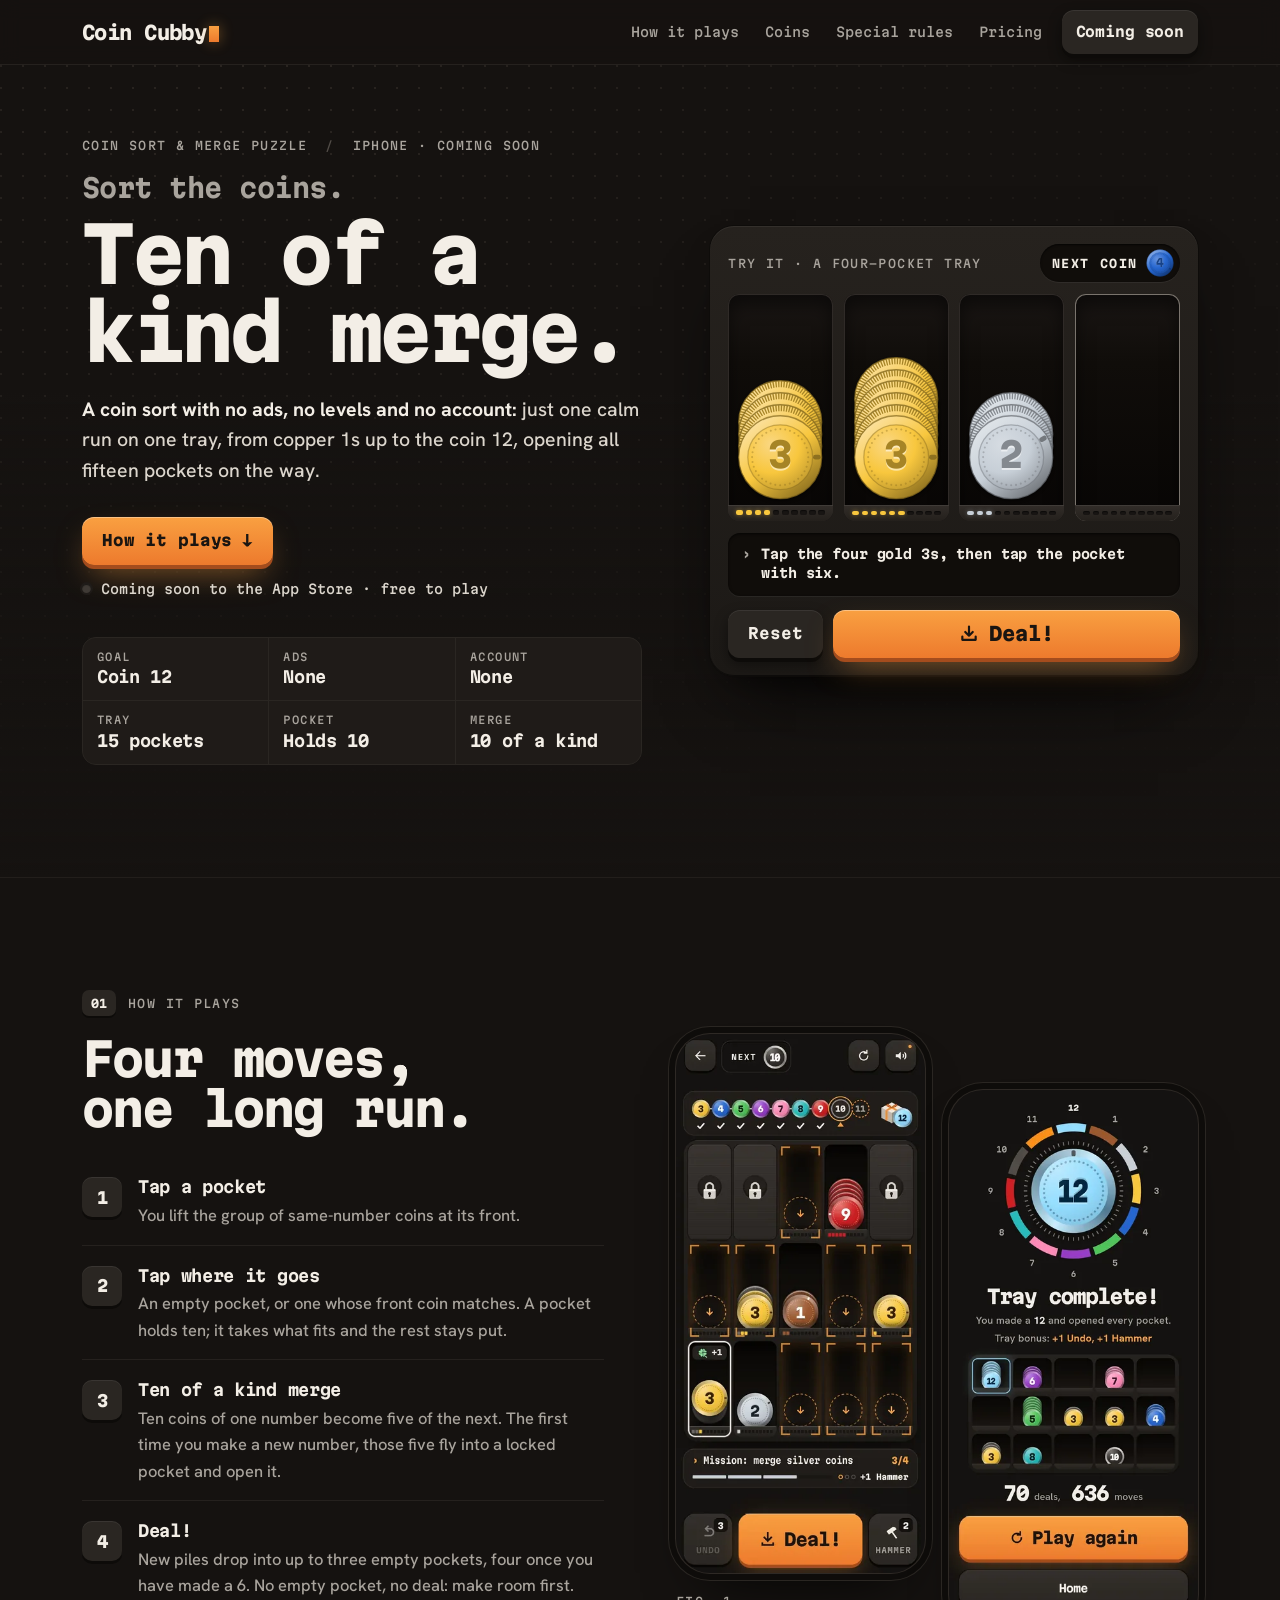
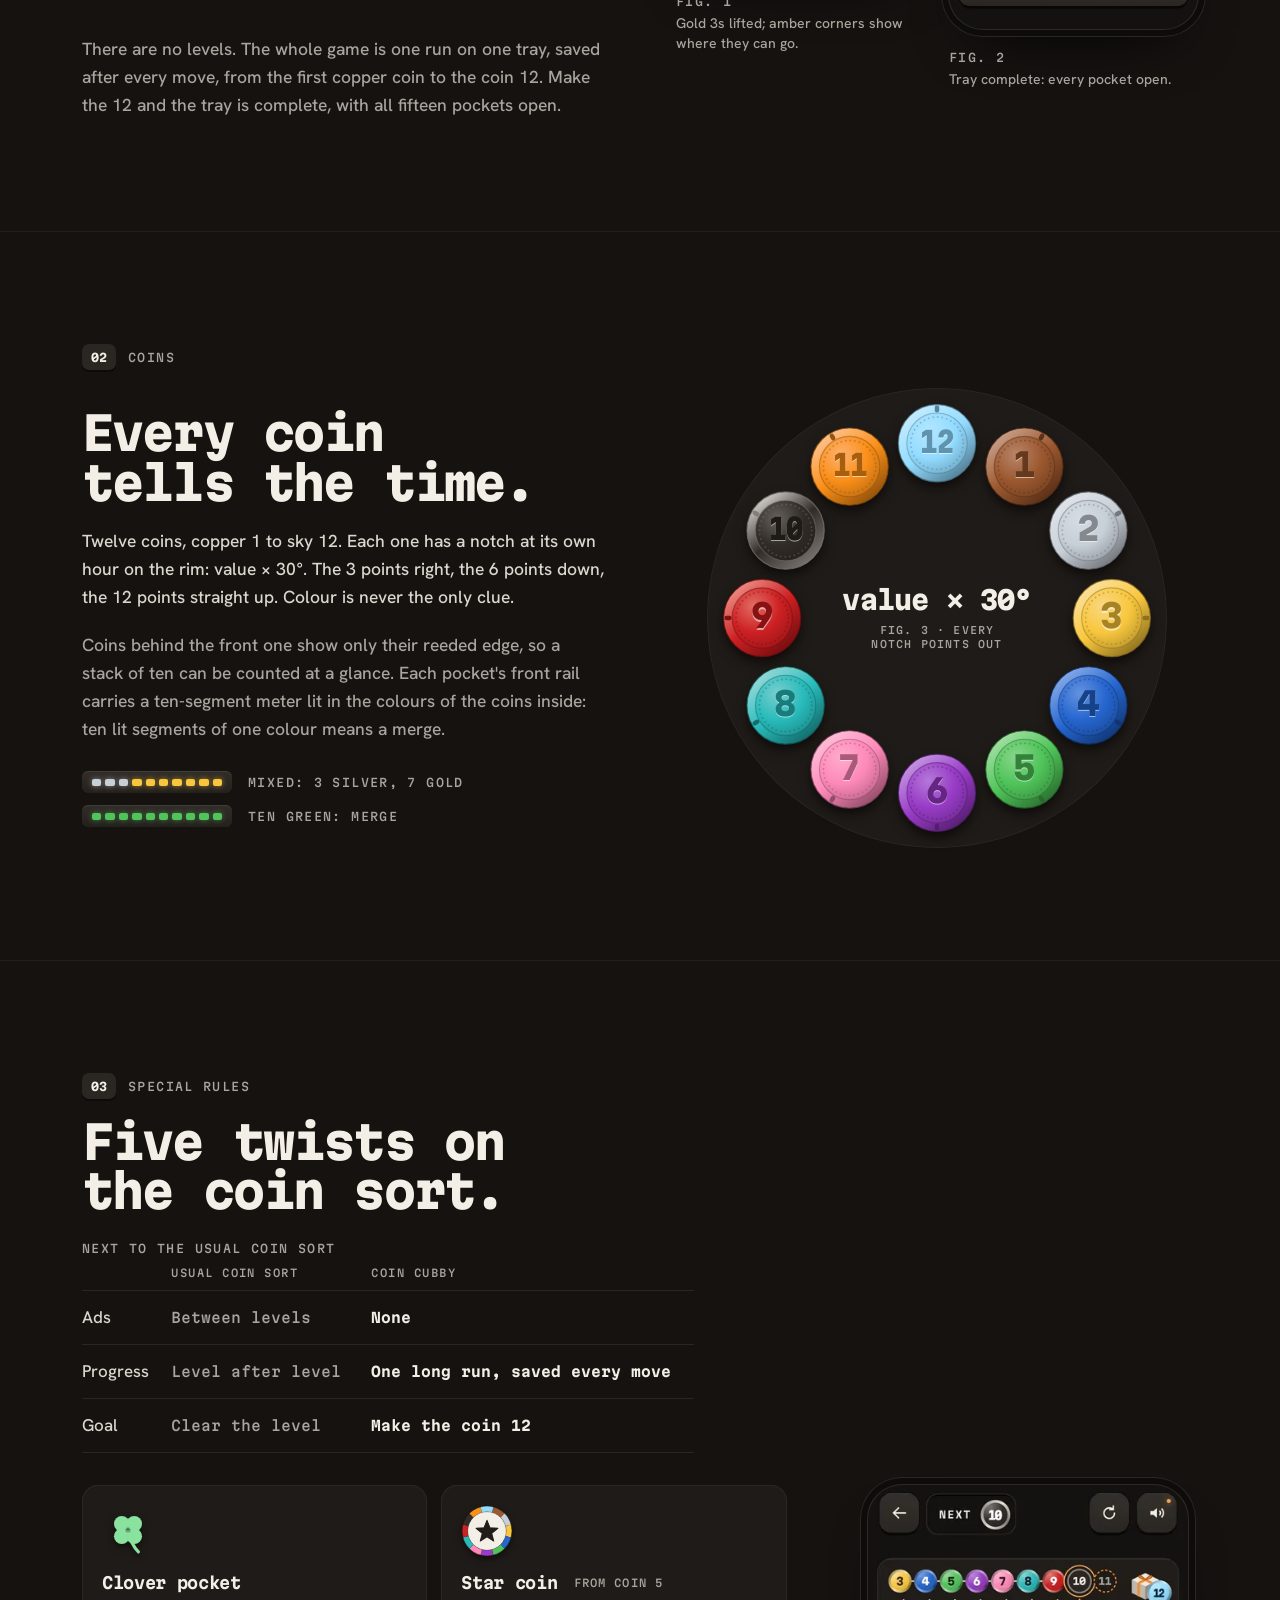
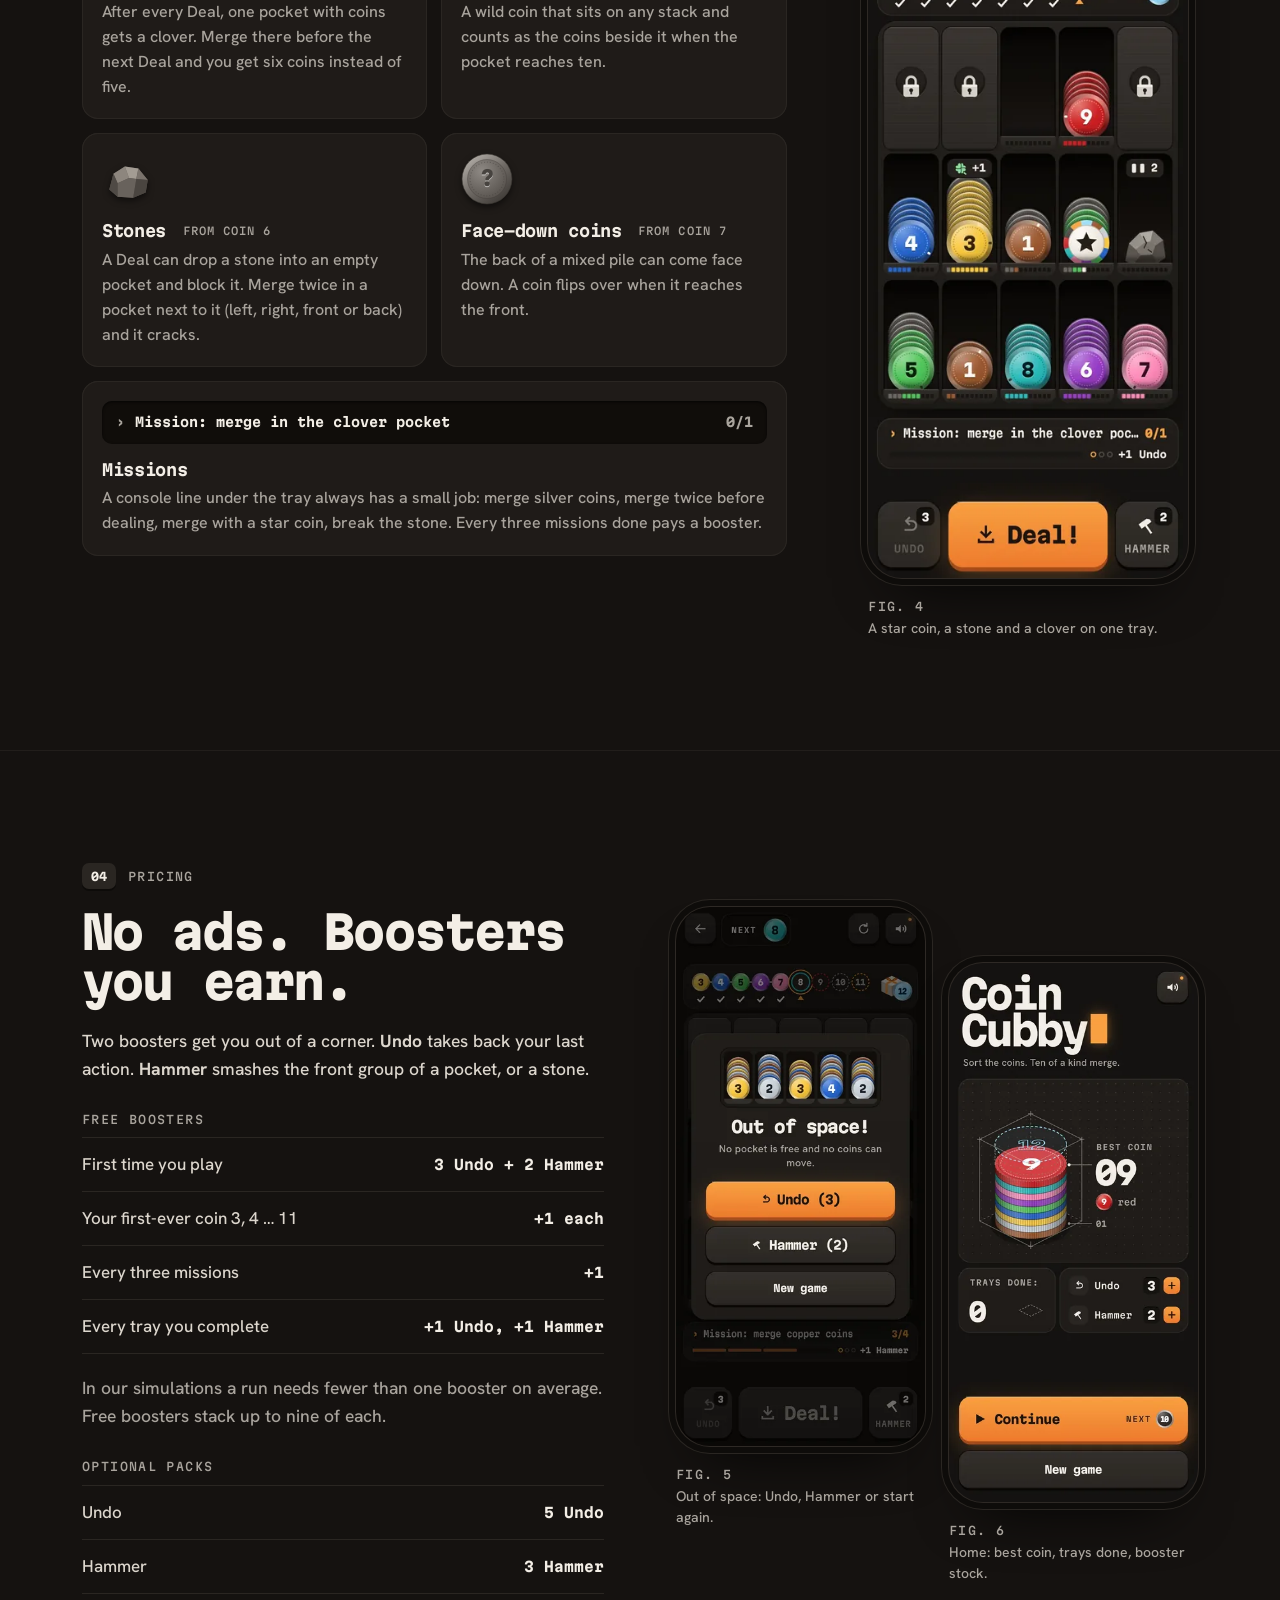
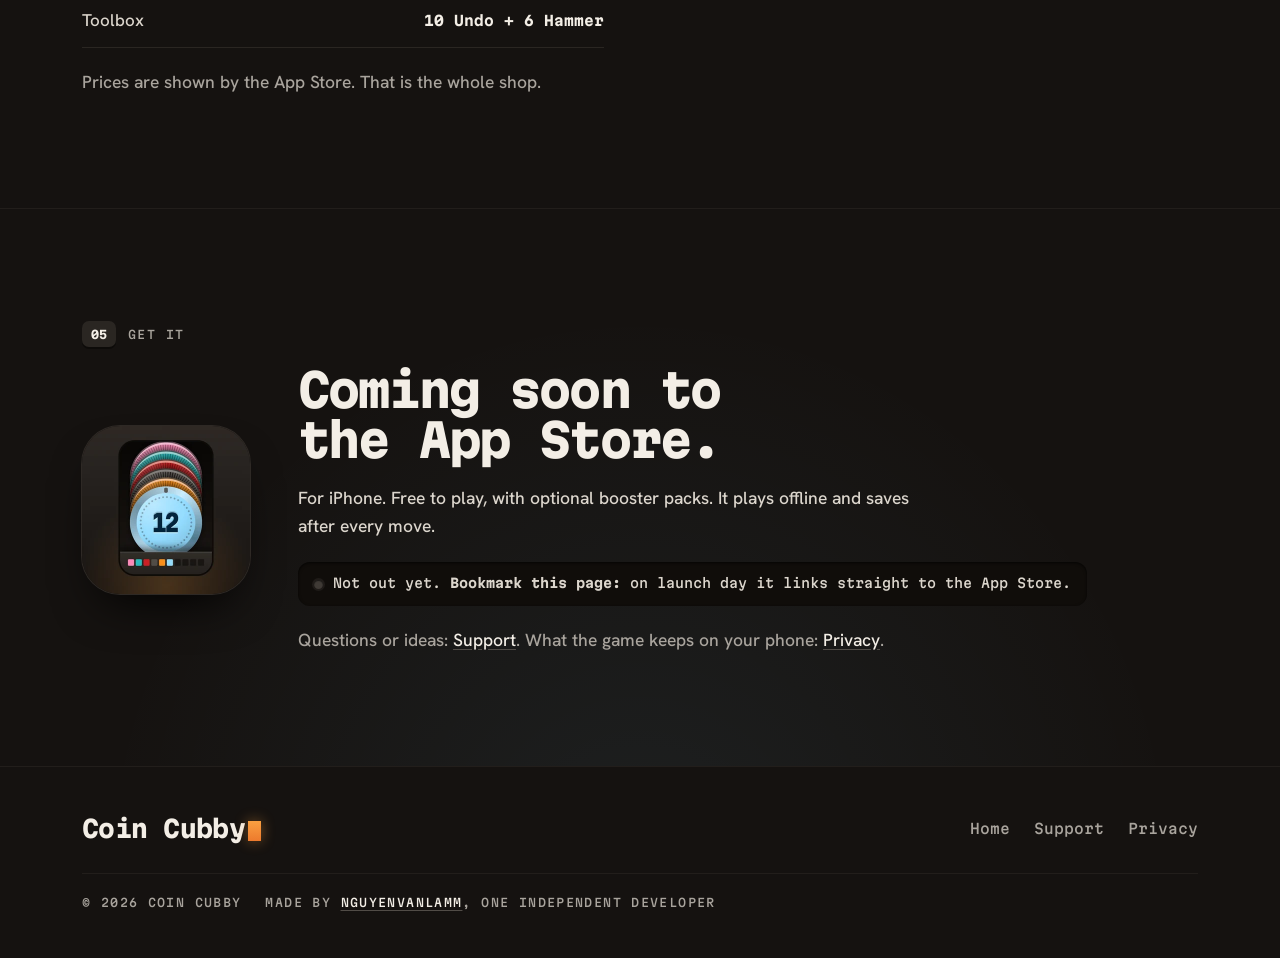
<file: index.html>
<!doctype html>
<html lang="en">
<head>
<meta charset="utf-8">
<meta name="viewport" content="width=device-width, initial-scale=1">
<title>Coin Cubby — sort the coins, ten of a kind merge</title>
<meta name="description" content="Coin Cubby is a coin sort and merge puzzle for iPhone: stack ten of a kind, open all fifteen pockets and make the coin 12. No ads, no account. Coming soon.">
<link rel="canonical" href="https://nguyenvanlamm.github.io/coin-cubby-site/">
<link rel="alternate" type="text/markdown" href="index.html.md">
<link rel="describedby" href="llms.txt">
<meta name="color-scheme" content="dark">
<meta name="theme-color" content="#151210">
<meta property="og:type" content="website">
<meta property="og:site_name" content="Coin Cubby">
<meta property="og:url" content="https://nguyenvanlamm.github.io/coin-cubby-site/">
<meta property="og:title" content="Coin Cubby — Ten of a kind merge.">
<meta property="og:description" content="A coin sort and merge puzzle: one long run on one tray, from copper 1s to the coin 12. No ads, no account. Coming soon to iPhone.">
<meta property="og:image" content="https://nguyenvanlamm.github.io/coin-cubby-site/assets/img/share-card.png">
<meta property="og:image:width" content="1200">
<meta property="og:image:height" content="630">
<meta property="og:image:alt" content="Coin Cubby: Ten of a kind merge. The twelve coins of the game, from copper 1 to sky-blue 12, beside the game's tray of pockets.">
<meta name="twitter:card" content="summary_large_image">
<meta name="twitter:image:alt" content="Coin Cubby: Ten of a kind merge. The twelve coins of the game beside its tray.">
<!-- Once the iOS app is live, add the Safari Smart App Banner:
<meta name="apple-itunes-app" content="app-id=XXXXXXXXXX"> -->
<link rel="icon" href="assets/img/favicon.png" type="image/png" sizes="32x32">
<link rel="icon" href="assets/img/favicon.svg" type="image/svg+xml">
<link rel="apple-touch-icon" href="assets/img/apple-touch-icon.png">
<link rel="preload" href="assets/fonts/MartianMono-ExtraBold.woff2" as="font" type="font/woff2" crossorigin>
<link rel="preload" href="assets/fonts/HankenGrotesk-Medium.woff2" as="font" type="font/woff2" crossorigin>
<link rel="stylesheet" href="assets/site.css">
<script src="assets/site.js" defer></script>
<script type="application/ld+json">
{
  "@context": "https://schema.org",
  "@graph": [
    {
      "@type": "WebSite",
      "@id": "https://nguyenvanlamm.github.io/coin-cubby-site/#website",
      "url": "https://nguyenvanlamm.github.io/coin-cubby-site/",
      "name": "Coin Cubby",
      "inLanguage": "en",
      "about": { "@id": "https://nguyenvanlamm.github.io/coin-cubby-site/#game" }
    },
    {
      "@type": ["VideoGame", "MobileApplication"],
      "@id": "https://nguyenvanlamm.github.io/coin-cubby-site/#game",
      "name": "Coin Cubby",
      "url": "https://nguyenvanlamm.github.io/coin-cubby-site/",
      "description": "A coin sort and merge puzzle. Move coins between the pockets of a 3 × 5 tray; ten coins of the same number merge into five of the next. One long run from copper 1s to the coin 12, opening all fifteen pockets on the way. Clover pockets, star coins, stones and missions. No ads and no account; optional booster packs. Coming soon to the App Store for iPhone.",
      "genre": ["Puzzle", "Sorting", "Merge"],
      "playMode": "SinglePlayer",
      "gamePlatform": ["iPhone"],
      "applicationCategory": "GameApplication",
      "applicationSubCategory": "Puzzle",
      "operatingSystem": "iOS",
      "inLanguage": "en",
      "isAccessibleForFree": true,
      "image": "https://nguyenvanlamm.github.io/coin-cubby-site/assets/img/share-card.png",
      "screenshot": [
        "https://nguyenvanlamm.github.io/coin-cubby-site/assets/img/shots/play.webp",
        "https://nguyenvanlamm.github.io/coin-cubby-site/assets/img/shots/specials.webp",
        "https://nguyenvanlamm.github.io/coin-cubby-site/assets/img/shots/stuck.webp",
        "https://nguyenvanlamm.github.io/coin-cubby-site/assets/img/shots/win.webp",
        "https://nguyenvanlamm.github.io/coin-cubby-site/assets/img/shots/home.webp"
      ]
    }
  ]
}
</script>
</head>
<body>
<a class="skip" href="#main">Skip to content</a>

<!-- sprite:start -->
<svg class="sprite" width="0" height="0" aria-hidden="true" focusable="false"><defs><linearGradient id="rim1" x1="0.15" y1="0.05" x2="0.85" y2="0.95"><stop offset="0" stop-color="#CDA691"/><stop offset="0.5" stop-color="#9B582F"/><stop offset="1" stop-color="#532C15"/></linearGradient><radialGradient id="face1" cx="0.36" cy="0.3" r="0.8"><stop offset="0" stop-color="#B98569"/><stop offset="0.55" stop-color="#9B582F"/><stop offset="1" stop-color="#764121"/></radialGradient><linearGradient id="rim2" x1="0.15" y1="0.05" x2="0.85" y2="0.95"><stop offset="0" stop-color="#E1E6EA"/><stop offset="0.5" stop-color="#C7CFD7"/><stop offset="1" stop-color="#6C7075"/></linearGradient><radialGradient id="face2" cx="0.36" cy="0.3" r="0.8"><stop offset="0" stop-color="#D6DCE2"/><stop offset="0.55" stop-color="#C7CFD7"/><stop offset="1" stop-color="#989EA5"/></radialGradient><linearGradient id="rim3" x1="0.15" y1="0.05" x2="0.85" y2="0.95"><stop offset="0" stop-color="#FCE3A7"/><stop offset="0.5" stop-color="#F8C73E"/><stop offset="1" stop-color="#886C1E"/></linearGradient><radialGradient id="face3" cx="0.36" cy="0.3" r="0.8"><stop offset="0" stop-color="#FAD782"/><stop offset="0.55" stop-color="#F8C73E"/><stop offset="1" stop-color="#BE982E"/></radialGradient><linearGradient id="rim4" x1="0.15" y1="0.05" x2="0.85" y2="0.95"><stop offset="0" stop-color="#8EB1EA"/><stop offset="0.5" stop-color="#2666CF"/><stop offset="1" stop-color="#103470"/></linearGradient><radialGradient id="face4" cx="0.36" cy="0.3" r="0.8"><stop offset="0" stop-color="#6492DF"/><stop offset="0.55" stop-color="#2666CF"/><stop offset="1" stop-color="#1B4C9E"/></radialGradient><linearGradient id="rim5" x1="0.15" y1="0.05" x2="0.85" y2="0.95"><stop offset="0" stop-color="#ABE2AB"/><stop offset="0.5" stop-color="#50C45A"/><stop offset="1" stop-color="#286A2D"/></linearGradient><radialGradient id="face5" cx="0.36" cy="0.3" r="0.8"><stop offset="0" stop-color="#88D68B"/><stop offset="0.55" stop-color="#50C45A"/><stop offset="1" stop-color="#3B9643"/></radialGradient><linearGradient id="rim6" x1="0.15" y1="0.05" x2="0.85" y2="0.95"><stop offset="0" stop-color="#C99EE5"/><stop offset="0.5" stop-color="#983CC6"/><stop offset="1" stop-color="#511C6B"/></linearGradient><radialGradient id="face6" cx="0.36" cy="0.3" r="0.8"><stop offset="0" stop-color="#B578D9"/><stop offset="0.55" stop-color="#983CC6"/><stop offset="1" stop-color="#732C97"/></radialGradient><linearGradient id="rim7" x1="0.15" y1="0.05" x2="0.85" y2="0.95"><stop offset="0" stop-color="#FFC3DA"/><stop offset="0.5" stop-color="#FD89B9"/><stop offset="1" stop-color="#8B4864"/></linearGradient><radialGradient id="face7" cx="0.36" cy="0.3" r="0.8"><stop offset="0" stop-color="#FFABCC"/><stop offset="0.55" stop-color="#FD89B9"/><stop offset="1" stop-color="#C2688D"/></radialGradient><linearGradient id="rim8" x1="0.15" y1="0.05" x2="0.85" y2="0.95"><stop offset="0" stop-color="#A1DCDB"/><stop offset="0.5" stop-color="#29BBBB"/><stop offset="1" stop-color="#126565"/></linearGradient><radialGradient id="face8" cx="0.36" cy="0.3" r="0.8"><stop offset="0" stop-color="#79CECE"/><stop offset="0.55" stop-color="#29BBBB"/><stop offset="1" stop-color="#1D8F8F"/></radialGradient><linearGradient id="rim9" x1="0.15" y1="0.05" x2="0.85" y2="0.95"><stop offset="0" stop-color="#EE978D"/><stop offset="0.5" stop-color="#CD2023"/><stop offset="1" stop-color="#6F0C0E"/></linearGradient><radialGradient id="face9" cx="0.36" cy="0.3" r="0.8"><stop offset="0" stop-color="#E26D63"/><stop offset="0.55" stop-color="#CD2023"/><stop offset="1" stop-color="#9D1618"/></radialGradient><linearGradient id="rim10" x1="0.15" y1="0.05" x2="0.85" y2="0.95"><stop offset="0" stop-color="#E1DDD8"/><stop offset="0.5" stop-color="#322C28"/><stop offset="1" stop-color="#7E7974"/></linearGradient><radialGradient id="face10" cx="0.36" cy="0.3" r="0.8"><stop offset="0" stop-color="#66615D"/><stop offset="0.55" stop-color="#322C28"/><stop offset="1" stop-color="#24201C"/></radialGradient><linearGradient id="rim11" x1="0.15" y1="0.05" x2="0.85" y2="0.95"><stop offset="0" stop-color="#FFC799"/><stop offset="0.5" stop-color="#FA8F19"/><stop offset="1" stop-color="#894C09"/></linearGradient><radialGradient id="face11" cx="0.36" cy="0.3" r="0.8"><stop offset="0" stop-color="#FEB16F"/><stop offset="0.55" stop-color="#FA8F19"/><stop offset="1" stop-color="#C06D11"/></radialGradient><linearGradient id="rim12" x1="0.15" y1="0.05" x2="0.85" y2="0.95"><stop offset="0" stop-color="#C9EDFF"/><stop offset="0.5" stop-color="#93DCFF"/><stop offset="1" stop-color="#4E788E"/></linearGradient><radialGradient id="face12" cx="0.36" cy="0.3" r="0.8"><stop offset="0" stop-color="#B3E6FF"/><stop offset="0.55" stop-color="#93DCFF"/><stop offset="1" stop-color="#70A9C6"/></radialGradient><linearGradient id="rimh" x1="0.15" y1="0.05" x2="0.85" y2="0.95"><stop offset="0" stop-color="#B2ADA7"/><stop offset="0.5" stop-color="#6E6964"/><stop offset="1" stop-color="#3D3935"/></linearGradient><radialGradient id="faceh" cx="0.36" cy="0.3" r="0.8"><stop offset="0" stop-color="#8E8984"/><stop offset="0.55" stop-color="#6E6964"/><stop offset="1" stop-color="#55504B"/></radialGradient></defs><symbol id="c1" viewBox="0 0 100 100"><circle cx="50" cy="50" r="48" fill="url(#rim1)"/><circle cx="50" cy="50" r="48" fill="none" stroke="#532C15" stroke-opacity=".7" stroke-width="1.5"/><rect x="47.2" y="3" width="5.6" height="9" rx="2.8" fill="#532C15" fill-opacity=".9" transform="rotate(30 50 50)"/><circle cx="50" cy="50" r="37.5" fill="url(#face1)"/><circle cx="50" cy="50" r="37.5" fill="none" stroke="#532C15" stroke-opacity=".45" stroke-width="1.4"/><circle cx="50" cy="50" r="32.5" fill="none" stroke="#532C15" stroke-opacity=".38" stroke-width="2.4" stroke-linecap="round" stroke-dasharray="0 5.67"/><g font-family="Martian Mono, monospace" font-weight="800" font-size="40" text-anchor="middle"><text x="50" y="64.5" fill="rgba(255,255,255,.55)">1</text><text x="50" y="63" fill="#66381C">1</text></g></symbol><symbol id="e1" viewBox="0 0 100 100"><circle cx="50" cy="50" r="48" fill="url(#rim1)"/><circle cx="50" cy="50" r="44" fill="none" stroke="#66381C" stroke-width="7" stroke-dasharray="1.5 1.6"/><circle cx="50" cy="50" r="48" fill="none" stroke="#532C15" stroke-opacity=".8" stroke-width="1.5"/></symbol><symbol id="c2" viewBox="0 0 100 100"><circle cx="50" cy="50" r="48" fill="url(#rim2)"/><circle cx="50" cy="50" r="48" fill="none" stroke="#6C7075" stroke-opacity=".7" stroke-width="1.5"/><rect x="47.2" y="3" width="5.6" height="9" rx="2.8" fill="#6C7075" fill-opacity=".9" transform="rotate(60 50 50)"/><circle cx="50" cy="50" r="37.5" fill="url(#face2)"/><circle cx="50" cy="50" r="37.5" fill="none" stroke="#6C7075" stroke-opacity=".45" stroke-width="1.4"/><circle cx="50" cy="50" r="32.5" fill="none" stroke="#6C7075" stroke-opacity=".38" stroke-width="2.4" stroke-linecap="round" stroke-dasharray="0 5.67"/><g font-family="Martian Mono, monospace" font-weight="800" font-size="40" text-anchor="middle"><text x="50" y="64.5" fill="rgba(255,255,255,.55)">2</text><text x="50" y="63" fill="#84898F">2</text></g></symbol><symbol id="e2" viewBox="0 0 100 100"><circle cx="50" cy="50" r="48" fill="url(#rim2)"/><circle cx="50" cy="50" r="44" fill="none" stroke="#84898F" stroke-width="7" stroke-dasharray="1.5 1.6"/><circle cx="50" cy="50" r="48" fill="none" stroke="#6C7075" stroke-opacity=".8" stroke-width="1.5"/></symbol><symbol id="c3" viewBox="0 0 100 100"><circle cx="50" cy="50" r="48" fill="url(#rim3)"/><circle cx="50" cy="50" r="48" fill="none" stroke="#886C1E" stroke-opacity=".7" stroke-width="1.5"/><rect x="47.2" y="3" width="5.6" height="9" rx="2.8" fill="#886C1E" fill-opacity=".9" transform="rotate(90 50 50)"/><circle cx="50" cy="50" r="37.5" fill="url(#face3)"/><circle cx="50" cy="50" r="37.5" fill="none" stroke="#886C1E" stroke-opacity=".45" stroke-width="1.4"/><circle cx="50" cy="50" r="32.5" fill="none" stroke="#886C1E" stroke-opacity=".38" stroke-width="2.4" stroke-linecap="round" stroke-dasharray="0 5.67"/><g font-family="Martian Mono, monospace" font-weight="800" font-size="40" text-anchor="middle"><text x="50" y="64.5" fill="rgba(255,255,255,.55)">3</text><text x="50" y="63" fill="#A68426">3</text></g></symbol><symbol id="e3" viewBox="0 0 100 100"><circle cx="50" cy="50" r="48" fill="url(#rim3)"/><circle cx="50" cy="50" r="44" fill="none" stroke="#A68426" stroke-width="7" stroke-dasharray="1.5 1.6"/><circle cx="50" cy="50" r="48" fill="none" stroke="#886C1E" stroke-opacity=".8" stroke-width="1.5"/></symbol><symbol id="c4" viewBox="0 0 100 100"><circle cx="50" cy="50" r="48" fill="url(#rim4)"/><circle cx="50" cy="50" r="48" fill="none" stroke="#103470" stroke-opacity=".7" stroke-width="1.5"/><rect x="47.2" y="3" width="5.6" height="9" rx="2.8" fill="#103470" fill-opacity=".9" transform="rotate(120 50 50)"/><circle cx="50" cy="50" r="37.5" fill="url(#face4)"/><circle cx="50" cy="50" r="37.5" fill="none" stroke="#103470" stroke-opacity=".45" stroke-width="1.4"/><circle cx="50" cy="50" r="32.5" fill="none" stroke="#103470" stroke-opacity=".38" stroke-width="2.4" stroke-linecap="round" stroke-dasharray="0 5.67"/><g font-family="Martian Mono, monospace" font-weight="800" font-size="40" text-anchor="middle"><text x="50" y="64.5" fill="rgba(255,255,255,.55)">4</text><text x="50" y="63" fill="#164289">4</text></g></symbol><symbol id="e4" viewBox="0 0 100 100"><circle cx="50" cy="50" r="48" fill="url(#rim4)"/><circle cx="50" cy="50" r="44" fill="none" stroke="#164289" stroke-width="7" stroke-dasharray="1.5 1.6"/><circle cx="50" cy="50" r="48" fill="none" stroke="#103470" stroke-opacity=".8" stroke-width="1.5"/></symbol><symbol id="c5" viewBox="0 0 100 100"><circle cx="50" cy="50" r="48" fill="url(#rim5)"/><circle cx="50" cy="50" r="48" fill="none" stroke="#286A2D" stroke-opacity=".7" stroke-width="1.5"/><rect x="47.2" y="3" width="5.6" height="9" rx="2.8" fill="#286A2D" fill-opacity=".9" transform="rotate(150 50 50)"/><circle cx="50" cy="50" r="37.5" fill="url(#face5)"/><circle cx="50" cy="50" r="37.5" fill="none" stroke="#286A2D" stroke-opacity=".45" stroke-width="1.4"/><circle cx="50" cy="50" r="32.5" fill="none" stroke="#286A2D" stroke-opacity=".38" stroke-width="2.4" stroke-linecap="round" stroke-dasharray="0 5.67"/><g font-family="Martian Mono, monospace" font-weight="800" font-size="40" text-anchor="middle"><text x="50" y="64.5" fill="rgba(255,255,255,.55)">5</text><text x="50" y="63" fill="#328239">5</text></g></symbol><symbol id="e5" viewBox="0 0 100 100"><circle cx="50" cy="50" r="48" fill="url(#rim5)"/><circle cx="50" cy="50" r="44" fill="none" stroke="#328239" stroke-width="7" stroke-dasharray="1.5 1.6"/><circle cx="50" cy="50" r="48" fill="none" stroke="#286A2D" stroke-opacity=".8" stroke-width="1.5"/></symbol><symbol id="c6" viewBox="0 0 100 100"><circle cx="50" cy="50" r="48" fill="url(#rim6)"/><circle cx="50" cy="50" r="48" fill="none" stroke="#511C6B" stroke-opacity=".7" stroke-width="1.5"/><rect x="47.2" y="3" width="5.6" height="9" rx="2.8" fill="#511C6B" fill-opacity=".9" transform="rotate(180 50 50)"/><circle cx="50" cy="50" r="37.5" fill="url(#face6)"/><circle cx="50" cy="50" r="37.5" fill="none" stroke="#511C6B" stroke-opacity=".45" stroke-width="1.4"/><circle cx="50" cy="50" r="32.5" fill="none" stroke="#511C6B" stroke-opacity=".38" stroke-width="2.4" stroke-linecap="round" stroke-dasharray="0 5.67"/><g font-family="Martian Mono, monospace" font-weight="800" font-size="40" text-anchor="middle"><text x="50" y="64.5" fill="rgba(255,255,255,.55)">6</text><text x="50" y="63" fill="#642583">6</text></g></symbol><symbol id="e6" viewBox="0 0 100 100"><circle cx="50" cy="50" r="48" fill="url(#rim6)"/><circle cx="50" cy="50" r="44" fill="none" stroke="#642583" stroke-width="7" stroke-dasharray="1.5 1.6"/><circle cx="50" cy="50" r="48" fill="none" stroke="#511C6B" stroke-opacity=".8" stroke-width="1.5"/></symbol><symbol id="c7" viewBox="0 0 100 100"><circle cx="50" cy="50" r="48" fill="url(#rim7)"/><circle cx="50" cy="50" r="48" fill="none" stroke="#8B4864" stroke-opacity=".7" stroke-width="1.5"/><rect x="47.2" y="3" width="5.6" height="9" rx="2.8" fill="#8B4864" fill-opacity=".9" transform="rotate(210 50 50)"/><circle cx="50" cy="50" r="37.5" fill="url(#face7)"/><circle cx="50" cy="50" r="37.5" fill="none" stroke="#8B4864" stroke-opacity=".45" stroke-width="1.4"/><circle cx="50" cy="50" r="32.5" fill="none" stroke="#8B4864" stroke-opacity=".38" stroke-width="2.4" stroke-linecap="round" stroke-dasharray="0 5.67"/><g font-family="Martian Mono, monospace" font-weight="800" font-size="40" text-anchor="middle"><text x="50" y="64.5" fill="rgba(255,255,255,.55)">7</text><text x="50" y="63" fill="#A95A7B">7</text></g></symbol><symbol id="e7" viewBox="0 0 100 100"><circle cx="50" cy="50" r="48" fill="url(#rim7)"/><circle cx="50" cy="50" r="44" fill="none" stroke="#A95A7B" stroke-width="7" stroke-dasharray="1.5 1.6"/><circle cx="50" cy="50" r="48" fill="none" stroke="#8B4864" stroke-opacity=".8" stroke-width="1.5"/></symbol><symbol id="c8" viewBox="0 0 100 100"><circle cx="50" cy="50" r="48" fill="url(#rim8)"/><circle cx="50" cy="50" r="48" fill="none" stroke="#126565" stroke-opacity=".7" stroke-width="1.5"/><rect x="47.2" y="3" width="5.6" height="9" rx="2.8" fill="#126565" fill-opacity=".9" transform="rotate(240 50 50)"/><circle cx="50" cy="50" r="37.5" fill="url(#face8)"/><circle cx="50" cy="50" r="37.5" fill="none" stroke="#126565" stroke-opacity=".45" stroke-width="1.4"/><circle cx="50" cy="50" r="32.5" fill="none" stroke="#126565" stroke-opacity=".38" stroke-width="2.4" stroke-linecap="round" stroke-dasharray="0 5.67"/><g font-family="Martian Mono, monospace" font-weight="800" font-size="40" text-anchor="middle"><text x="50" y="64.5" fill="rgba(255,255,255,.55)">8</text><text x="50" y="63" fill="#187C7C">8</text></g></symbol><symbol id="e8" viewBox="0 0 100 100"><circle cx="50" cy="50" r="48" fill="url(#rim8)"/><circle cx="50" cy="50" r="44" fill="none" stroke="#187C7C" stroke-width="7" stroke-dasharray="1.5 1.6"/><circle cx="50" cy="50" r="48" fill="none" stroke="#126565" stroke-opacity=".8" stroke-width="1.5"/></symbol><symbol id="c9" viewBox="0 0 100 100"><circle cx="50" cy="50" r="48" fill="url(#rim9)"/><circle cx="50" cy="50" r="48" fill="none" stroke="#6F0C0E" stroke-opacity=".7" stroke-width="1.5"/><rect x="47.2" y="3" width="5.6" height="9" rx="2.8" fill="#6F0C0E" fill-opacity=".9" transform="rotate(270 50 50)"/><circle cx="50" cy="50" r="37.5" fill="url(#face9)"/><circle cx="50" cy="50" r="37.5" fill="none" stroke="#6F0C0E" stroke-opacity=".45" stroke-width="1.4"/><circle cx="50" cy="50" r="32.5" fill="none" stroke="#6F0C0E" stroke-opacity=".38" stroke-width="2.4" stroke-linecap="round" stroke-dasharray="0 5.67"/><g font-family="Martian Mono, monospace" font-weight="800" font-size="40" text-anchor="middle"><text x="50" y="64.5" fill="rgba(255,255,255,.55)">9</text><text x="50" y="63" fill="#881213">9</text></g></symbol><symbol id="e9" viewBox="0 0 100 100"><circle cx="50" cy="50" r="48" fill="url(#rim9)"/><circle cx="50" cy="50" r="44" fill="none" stroke="#881213" stroke-width="7" stroke-dasharray="1.5 1.6"/><circle cx="50" cy="50" r="48" fill="none" stroke="#6F0C0E" stroke-opacity=".8" stroke-width="1.5"/></symbol><symbol id="c10" viewBox="0 0 100 100"><circle cx="50" cy="50" r="48" fill="url(#rim10)"/><circle cx="50" cy="50" r="48" fill="none" stroke="#7E7974" stroke-opacity=".7" stroke-width="1.5"/><rect x="47.2" y="3" width="5.6" height="9" rx="2.8" fill="#7E7974" fill-opacity=".9" transform="rotate(300 50 50)"/><circle cx="50" cy="50" r="37.5" fill="url(#face10)"/><circle cx="50" cy="50" r="37.5" fill="none" stroke="#7E7974" stroke-opacity=".45" stroke-width="1.4"/><circle cx="50" cy="50" r="32.5" fill="none" stroke="#7E7974" stroke-opacity=".38" stroke-width="2.4" stroke-linecap="round" stroke-dasharray="0 5.67"/><g font-family="MartianMonoCondensed, Martian Mono, monospace" font-weight="800" font-size="36" text-anchor="middle"><text x="50" y="63.5" fill="rgba(255,255,255,.55)">10</text><text x="50" y="62" fill="#1E1A16">10</text></g></symbol><symbol id="e10" viewBox="0 0 100 100"><circle cx="50" cy="50" r="48" fill="url(#rim10)"/><circle cx="50" cy="50" r="44" fill="none" stroke="#1E1A16" stroke-width="7" stroke-dasharray="1.5 1.6"/><circle cx="50" cy="50" r="48" fill="none" stroke="#7E7974" stroke-opacity=".8" stroke-width="1.5"/></symbol><symbol id="c11" viewBox="0 0 100 100"><circle cx="50" cy="50" r="48" fill="url(#rim11)"/><circle cx="50" cy="50" r="48" fill="none" stroke="#894C09" stroke-opacity=".7" stroke-width="1.5"/><rect x="47.2" y="3" width="5.6" height="9" rx="2.8" fill="#894C09" fill-opacity=".9" transform="rotate(330 50 50)"/><circle cx="50" cy="50" r="37.5" fill="url(#face11)"/><circle cx="50" cy="50" r="37.5" fill="none" stroke="#894C09" stroke-opacity=".45" stroke-width="1.4"/><circle cx="50" cy="50" r="32.5" fill="none" stroke="#894C09" stroke-opacity=".38" stroke-width="2.4" stroke-linecap="round" stroke-dasharray="0 5.67"/><g font-family="MartianMonoCondensed, Martian Mono, monospace" font-weight="800" font-size="36" text-anchor="middle"><text x="50" y="63.5" fill="rgba(255,255,255,.55)">11</text><text x="50" y="62" fill="#A75E0D">11</text></g></symbol><symbol id="e11" viewBox="0 0 100 100"><circle cx="50" cy="50" r="48" fill="url(#rim11)"/><circle cx="50" cy="50" r="44" fill="none" stroke="#A75E0D" stroke-width="7" stroke-dasharray="1.5 1.6"/><circle cx="50" cy="50" r="48" fill="none" stroke="#894C09" stroke-opacity=".8" stroke-width="1.5"/></symbol><symbol id="c12" viewBox="0 0 100 100"><circle cx="50" cy="50" r="48" fill="url(#rim12)"/><circle cx="50" cy="50" r="48" fill="none" stroke="#4E788E" stroke-opacity=".7" stroke-width="1.5"/><rect x="47.2" y="3" width="5.6" height="9" rx="2.8" fill="#4E788E" fill-opacity=".9" transform="rotate(360 50 50)"/><circle cx="50" cy="50" r="37.5" fill="url(#face12)"/><circle cx="50" cy="50" r="37.5" fill="none" stroke="#4E788E" stroke-opacity=".45" stroke-width="1.4"/><circle cx="50" cy="50" r="32.5" fill="none" stroke="#4E788E" stroke-opacity=".38" stroke-width="2.4" stroke-linecap="round" stroke-dasharray="0 5.67"/><g font-family="MartianMonoCondensed, Martian Mono, monospace" font-weight="800" font-size="36" text-anchor="middle"><text x="50" y="63.5" fill="rgba(255,255,255,.55)">12</text><text x="50" y="62" fill="#6093AD">12</text></g></symbol><symbol id="e12" viewBox="0 0 100 100"><circle cx="50" cy="50" r="48" fill="url(#rim12)"/><circle cx="50" cy="50" r="44" fill="none" stroke="#6093AD" stroke-width="7" stroke-dasharray="1.5 1.6"/><circle cx="50" cy="50" r="48" fill="none" stroke="#4E788E" stroke-opacity=".8" stroke-width="1.5"/></symbol><symbol id="ch" viewBox="0 0 100 100"><circle cx="50" cy="50" r="48" fill="url(#rimh)"/><circle cx="50" cy="50" r="48" fill="none" stroke="#3D3935" stroke-opacity=".7" stroke-width="1.5"/><circle cx="50" cy="50" r="37.5" fill="url(#faceh)"/><circle cx="50" cy="50" r="37.5" fill="none" stroke="#3D3935" stroke-opacity=".45" stroke-width="1.4"/><circle cx="50" cy="50" r="32.5" fill="none" stroke="#3D3935" stroke-opacity=".38" stroke-width="2.4" stroke-linecap="round" stroke-dasharray="0 5.67"/><g font-family="Martian Mono, monospace" font-weight="800" font-size="40" text-anchor="middle"><text x="50" y="64.5" fill="rgba(255,255,255,.55)">?</text><text x="50" y="63" fill="#47433F">?</text></g></symbol><symbol id="cstar" viewBox="0 0 100 100"><path d="M62.42 3.64 A48 48 0 0 1 83.94 16.06 L76.16 23.84 A37 37 0 0 0 59.58 14.26 Z" fill="#9B582F"/><path d="M83.94 16.06 A48 48 0 0 1 96.36 37.58 L85.74 40.42 A37 37 0 0 0 76.16 23.84 Z" fill="#C7CFD7"/><path d="M96.36 37.58 A48 48 0 0 1 96.36 62.42 L85.74 59.58 A37 37 0 0 0 85.74 40.42 Z" fill="#F8C73E"/><path d="M96.36 62.42 A48 48 0 0 1 83.94 83.94 L76.16 76.16 A37 37 0 0 0 85.74 59.58 Z" fill="#2666CF"/><path d="M83.94 83.94 A48 48 0 0 1 62.42 96.36 L59.58 85.74 A37 37 0 0 0 76.16 76.16 Z" fill="#50C45A"/><path d="M62.42 96.36 A48 48 0 0 1 37.58 96.36 L40.42 85.74 A37 37 0 0 0 59.58 85.74 Z" fill="#983CC6"/><path d="M37.58 96.36 A48 48 0 0 1 16.06 83.94 L23.84 76.16 A37 37 0 0 0 40.42 85.74 Z" fill="#FD89B9"/><path d="M16.06 83.94 A48 48 0 0 1 3.64 62.42 L14.26 59.58 A37 37 0 0 0 23.84 76.16 Z" fill="#29BBBB"/><path d="M3.64 62.42 A48 48 0 0 1 3.64 37.58 L14.26 40.42 A37 37 0 0 0 14.26 59.58 Z" fill="#CD2023"/><path d="M3.64 37.58 A48 48 0 0 1 16.06 16.06 L23.84 23.84 A37 37 0 0 0 14.26 40.42 Z" fill="#322C28"/><path d="M16.06 16.06 A48 48 0 0 1 37.58 3.64 L40.42 14.26 A37 37 0 0 0 23.84 23.84 Z" fill="#FA8F19"/><path d="M37.58 3.64 A48 48 0 0 1 62.42 3.64 L59.58 14.26 A37 37 0 0 0 40.42 14.26 Z" fill="#93DCFF"/><circle cx="50" cy="50" r="48" fill="none" stroke="#151210" stroke-opacity=".55" stroke-width="1.5"/><circle cx="50" cy="50" r="37" fill="#F3EEE6"/><circle cx="50" cy="50" r="37" fill="none" stroke="#151210" stroke-opacity=".35" stroke-width="1.4"/><polygon points="50,29.5 55.58,43.81 70.92,44.7 59.04,54.44 62.93,69.3 50,61 37.07,69.3 40.96,54.44 29.08,44.7 44.42,43.81" fill="#211C18" stroke="#211C18" stroke-width="2" stroke-linejoin="round"/></symbol><symbol id="stone" viewBox="0 0 100 100"><polygon points="14,70 22,40 44,26 70,30 88,52 84,76 60,86 30,84" fill="#5A544E"/><polygon points="22,40 44,26 52,48 30,58" fill="#8D867E"/><polygon points="44,26 70,30 66,50 52,48" fill="#A39C93"/><polygon points="70,30 88,52 66,50" fill="#7A736C"/><polygon points="30,58 52,48 66,50 60,86 30,84" fill="#68625C"/><polygon points="66,50 88,52 84,76 60,86" fill="#4A4540"/><polygon points="14,70 22,40 30,58 30,84" fill="#4F4A45"/></symbol><symbol id="clover" viewBox="0 0 100 100"><g fill="#89E29D"><circle cx="38" cy="36" r="15"/><circle cx="62" cy="36" r="15"/><circle cx="38" cy="60" r="15"/><circle cx="62" cy="60" r="15"/></g><path d="M50 50 C 55 66, 58 78, 70 90" fill="none" stroke="#89E29D" stroke-width="6" stroke-linecap="round"/><g fill="#151210" fill-opacity=".28"><circle cx="50" cy="48" r="5"/></g></symbol><symbol id="lock" viewBox="0 0 100 100"><path d="M34 46 V34 a16 16 0 0 1 32 0 V46" fill="none" stroke="#D5D0C8" stroke-width="8"/><rect x="24" y="44" width="52" height="42" rx="7" fill="#D5D0C8"/><circle cx="50" cy="61" r="6" fill="#25211D"/><rect x="47" y="62" width="6" height="13" rx="3" fill="#25211D"/></symbol></svg>
<!-- sprite:end -->

<header class="top">
  <div class="frame top-in">
    <a class="brand" href="#top" aria-label="Coin Cubby, back to top">Coin Cubby<span class="cursor" aria-hidden="true"></span></a>
    <nav class="nav" aria-label="Sections">
      <a href="#how">How it plays</a><a href="#twelve">Coins</a><a href="#twists">Special rules</a><a href="#boosters">Pricing</a>
    </nav>
    <a class="key key--sm" href="#get">Coming soon</a>
  </div>
</header>

<main id="main">
<!-- ================= hero ================= -->
<section class="hero" id="top" aria-labelledby="hero-h">
  <div class="frame hero-grid">
    <div class="hero-copy">
      <p class="label kicker"><span>Coin sort &amp; merge puzzle</span><span>iPhone · coming soon</span></p>
      <h1 id="hero-h"><span class="h1-a">Sort the coins.</span> <span class="h1-b">Ten of a kind merge.</span></h1>
      <p class="lede"><b>A coin sort with no ads, no levels and no account:</b> just one calm run on one tray, from copper 1s up to the coin&nbsp;12, opening all fifteen pockets on the way.</p>
      <div class="cta">
        <a class="key key--amber" href="#how">How it plays <span class="arw" aria-hidden="true">↓</span></a>
        <p class="status"><span class="led" aria-hidden="true"></span>Coming soon to the App Store · free to play</p>
      </div>
    </div>

    <figure class="demo" id="demo" aria-labelledby="demo-cap">
      <div class="demo-head">
        <span class="label" id="demo-cap">Try it · a four-pocket tray</span>
        <span class="readout" title="The next new coin you can make"><span class="label">Next coin</span><svg class="coin-sm" id="d-next" viewBox="0 0 100 100" aria-hidden="true"><use href="#c4"/></svg></span>
      </div>
      <div class="tray" id="d-tray" role="group" aria-label="Tray with four pockets">
        <noscript><p class="demo-nojs">Turn on JavaScript to try the tray. Every pocket holds ten coins; ten of a kind merge into five of the next number.</p></noscript>
      </div>
      <p class="console" id="d-msg" aria-live="polite"><span class="prompt" aria-hidden="true">›</span><span id="d-text">Tap the four gold 3s, then tap the pocket with six.</span></p>
      <div class="demo-keys">
        <button class="key" type="button" id="d-reset">Reset</button>
        <button class="key key--amber key--deal" type="button" id="d-deal"><svg viewBox="0 0 24 24" aria-hidden="true"><path d="M12 3v11m0 0-4.5-4.5M12 14l4.5-4.5M4 15v4h16v-4" fill="none" stroke="currentColor" stroke-width="2.6" stroke-linecap="round" stroke-linejoin="round"/></svg>Deal!</button>
      </div>
    </figure>

    <dl class="spec" aria-label="The game in six facts">
      <div><dt>Goal</dt><dd>Coin 12</dd></div>
      <div><dt>Ads</dt><dd>None</dd></div>
      <div><dt>Account</dt><dd>None</dd></div>
      <div><dt>Tray</dt><dd>15 pockets</dd></div>
      <div><dt>Pocket</dt><dd>Holds 10</dd></div>
      <div><dt>Merge</dt><dd>10 of a kind</dd></div>
    </dl>
  </div>
</section>

<!-- ================= 01 how it plays ================= -->
<section class="sec" id="how" aria-labelledby="how-h">
  <div class="frame">
    <p class="label sec-k"><span class="n">01</span><span>How it plays</span></p>
    <div class="split">
      <div>
        <h2 id="how-h">Four moves, one long run.</h2>
        <ol class="steps">
          <li><span class="step-n">1</span><div><h3>Tap a pocket</h3><p>You lift the group of same-number coins at its front.</p></div></li>
          <li><span class="step-n">2</span><div><h3>Tap where it goes</h3><p>An empty pocket, or one whose front coin matches. A pocket holds ten; it takes what fits and the rest stays put.</p></div></li>
          <li><span class="step-n">3</span><div><h3>Ten of a kind merge</h3><p>Ten coins of one number become five of the next. The first time you make a new number, those five fly into a locked pocket and open it.</p></div></li>
          <li><span class="step-n">4</span><div><h3>Deal!</h3><p>New piles drop into up to three empty pockets, four once you have made a 6. No empty pocket, no deal: make room first.</p></div></li>
        </ol>
        <p class="body muted">There are no levels. The whole game is one run on one tray, saved after every move, from the first copper coin to the coin 12. Make the 12 and the tray is complete, with all fifteen pockets open.</p>
      </div>
      <div class="phones">
        <figure class="phone">
          <img src="assets/img/shots/play-390.webp" srcset="assets/img/shots/play-390.webp 390w, assets/img/shots/play.webp 780w" sizes="(min-width: 980px) 260px, 46vw" width="780" height="1688" loading="lazy" decoding="async" alt="Coin Cubby in play: a pocket of gold 3s is lifted, and the empty pockets and the pockets that can take gold coins are marked with amber corners.">
          <figcaption><span class="label">Fig. 1</span>Gold 3s lifted; amber corners show where they can go.</figcaption>
        </figure>
        <figure class="phone">
          <img src="assets/img/shots/win-390.webp" srcset="assets/img/shots/win-390.webp 390w, assets/img/shots/win.webp 780w" sizes="(min-width: 980px) 260px, 46vw" width="780" height="1688" loading="lazy" decoding="async" alt="The Tray complete screen: a dial of the twelve coin colours round a large sky-blue coin 12, the tray with every pocket open, and the run's 70 deals and 636 moves.">
          <figcaption><span class="label">Fig. 2</span>Tray complete: every pocket open.</figcaption>
        </figure>
      </div>
    </div>
  </div>
</section>

<!-- ================= 02 the twelve ================= -->
<section class="sec" id="twelve" aria-labelledby="twelve-h">
  <div class="frame">
    <p class="label sec-k"><span class="n">02</span><span>Coins</span></p>
    <div class="split split--dial">
      <div>
        <h2 id="twelve-h">Every coin tells the time.</h2>
        <p class="body">Twelve coins, copper 1 to sky 12. Each one has a notch at its own hour on the rim: value × 30°. The 3 points right, the 6 points down, the 12 points straight up. Colour is never the only clue.</p>
        <p class="body muted">Coins behind the front one show only their reeded edge, so a stack of ten can be counted at a glance. Each pocket's front rail carries a ten-segment meter lit in the colours of the coins inside: ten lit segments of one colour means a merge.</p>
        <div class="rail-demo" aria-hidden="true">
          <div class="rail-row"><span class="meter"><i style="--seg:#C7CFD7"></i><i style="--seg:#C7CFD7"></i><i style="--seg:#C7CFD7"></i><i style="--seg:#F8C73E"></i><i style="--seg:#F8C73E"></i><i style="--seg:#F8C73E"></i><i style="--seg:#F8C73E"></i><i style="--seg:#F8C73E"></i><i style="--seg:#F8C73E"></i><i style="--seg:#F8C73E"></i></span><span class="label">Mixed: 3 silver, 7 gold</span></div>
          <div class="rail-row"><span class="meter"><i style="--seg:#50C45A"></i><i style="--seg:#50C45A"></i><i style="--seg:#50C45A"></i><i style="--seg:#50C45A"></i><i style="--seg:#50C45A"></i><i style="--seg:#50C45A"></i><i style="--seg:#50C45A"></i><i style="--seg:#50C45A"></i><i style="--seg:#50C45A"></i><i style="--seg:#50C45A"></i></span><span class="label">Ten green: merge</span></div>
        </div>
      </div>
      <figure class="dial" aria-label="The twelve coins arranged like a clock face, each at its own hour, with its notch pointing outward.">
        <ol class="dial-in" id="dial">
          <li style="--v:1"><svg viewBox="0 0 100 100" role="img" aria-label="1, copper"><use href="#c1"/></svg></li>
          <li style="--v:2"><svg viewBox="0 0 100 100" role="img" aria-label="2, silver"><use href="#c2"/></svg></li>
          <li style="--v:3"><svg viewBox="0 0 100 100" role="img" aria-label="3, gold"><use href="#c3"/></svg></li>
          <li style="--v:4"><svg viewBox="0 0 100 100" role="img" aria-label="4, blue"><use href="#c4"/></svg></li>
          <li style="--v:5"><svg viewBox="0 0 100 100" role="img" aria-label="5, green"><use href="#c5"/></svg></li>
          <li style="--v:6"><svg viewBox="0 0 100 100" role="img" aria-label="6, purple"><use href="#c6"/></svg></li>
          <li style="--v:7"><svg viewBox="0 0 100 100" role="img" aria-label="7, pink"><use href="#c7"/></svg></li>
          <li style="--v:8"><svg viewBox="0 0 100 100" role="img" aria-label="8, teal"><use href="#c8"/></svg></li>
          <li style="--v:9"><svg viewBox="0 0 100 100" role="img" aria-label="9, red"><use href="#c9"/></svg></li>
          <li style="--v:10"><svg viewBox="0 0 100 100" role="img" aria-label="10, onyx"><use href="#c10"/></svg></li>
          <li style="--v:11"><svg viewBox="0 0 100 100" role="img" aria-label="11, orange"><use href="#c11"/></svg></li>
          <li style="--v:12"><svg viewBox="0 0 100 100" role="img" aria-label="12, sky"><use href="#c12"/></svg></li>
        </ol>
        <figcaption class="dial-c"><span class="dial-f">value × 30°</span><span class="label">Fig. 3 · every notch points out</span></figcaption>
      </figure>
    </div>
  </div>
</section>

<!-- ================= 03 twists ================= -->
<section class="sec" id="twists" aria-labelledby="twists-h">
  <div class="frame">
    <p class="label sec-k"><span class="n">03</span><span>Special rules</span></p>
    <h2 id="twists-h">Five twists on the coin sort.</h2>
    <table class="ledger ledger--vs">
      <caption class="label">Next to the usual coin sort</caption>
      <thead>
        <tr><td></td><th scope="col">Usual coin sort</th><th scope="col">Coin Cubby</th></tr>
      </thead>
      <tbody>
        <tr><th scope="row">Ads</th><td>Between levels</td><td>None</td></tr>
        <tr><th scope="row">Progress</th><td>Level after level</td><td>One long run, saved every move</td></tr>
        <tr><th scope="row">Goal</th><td>Clear the level</td><td>Make the coin 12</td></tr>
      </tbody>
    </table>
    <div class="split split--wide">
      <ul class="cards">
        <li class="card">
          <svg class="card-i" viewBox="0 0 100 100" aria-hidden="true"><use href="#clover"/></svg>
          <h3>Clover pocket</h3>
          <p>After every Deal, one pocket with coins gets a clover. Merge there before the next Deal and you get six coins instead of five.</p>
        </li>
        <li class="card">
          <svg class="card-i" viewBox="0 0 100 100" aria-hidden="true"><use href="#cstar"/></svg>
          <h3>Star coin <span class="from">from coin 5</span></h3>
          <p>A wild coin that sits on any stack and counts as the coins beside it when the pocket reaches ten.</p>
        </li>
        <li class="card">
          <svg class="card-i" viewBox="0 0 100 100" aria-hidden="true"><use href="#stone"/></svg>
          <h3>Stones <span class="from">from coin 6</span></h3>
          <p>A Deal can drop a stone into an empty pocket and block it. Merge twice in a pocket next to it (left, right, front or back) and it cracks.</p>
        </li>
        <li class="card">
          <svg class="card-i" viewBox="0 0 100 100" aria-hidden="true"><use href="#ch"/></svg>
          <h3>Face-down coins <span class="from">from coin 7</span></h3>
          <p>The back of a mixed pile can come face down. A coin flips over when it reaches the front.</p>
        </li>
        <li class="card card--wide">
          <p class="mission"><span class="prompt" aria-hidden="true">›</span><span>Mission: merge in the clover pocket</span><span class="mission-n">0/1</span></p>
          <h3>Missions</h3>
          <p>A console line under the tray always has a small job: merge silver coins, merge twice before dealing, merge with a star coin, break the stone. Every three missions done pays a booster.</p>
        </li>
      </ul>
      <figure class="phone phone--solo">
        <img src="assets/img/shots/specials-390.webp" srcset="assets/img/shots/specials-390.webp 390w, assets/img/shots/specials.webp 780w" sizes="(min-width: 980px) 320px, min(320px, 92vw)" width="780" height="1688" loading="lazy" decoding="async" alt="A later game: a star coin at the front of a pocket, a stone blocking the pocket next to it, a clover on another pocket, and the mission 'merge in the clover pocket'.">
        <figcaption><span class="label">Fig. 4</span>A star coin, a stone and a clover on one tray.</figcaption>
      </figure>
    </div>
  </div>
</section>

<!-- ================= 04 boosters ================= -->
<section class="sec" id="boosters" aria-labelledby="boosters-h">
  <div class="frame">
    <p class="label sec-k"><span class="n">04</span><span>Pricing</span></p>
    <div class="split">
      <div>
        <h2 id="boosters-h">No ads. Boosters you earn.</h2>
        <p class="body">Two boosters get you out of a corner. <b>Undo</b> takes back your last action. <b>Hammer</b> smashes the front group of a pocket, or a stone.</p>
        <table class="ledger">
          <caption class="label">Free boosters</caption>
          <tbody>
            <tr><th scope="row">First time you play</th><td>3 Undo + 2 Hammer</td></tr>
            <tr><th scope="row">Your first-ever coin 3, 4 … 11</th><td>+1 each</td></tr>
            <tr><th scope="row">Every three missions</th><td>+1</td></tr>
            <tr><th scope="row">Every tray you complete</th><td>+1 Undo, +1 Hammer</td></tr>
          </tbody>
        </table>
        <p class="body muted">In our simulations a run needs fewer than one booster on average. Free boosters stack up to nine of each.</p>
        <table class="ledger">
          <caption class="label">Optional packs</caption>
          <tbody>
            <tr><th scope="row">Undo</th><td>5 Undo</td></tr>
            <tr><th scope="row">Hammer</th><td>3 Hammer</td></tr>
            <tr><th scope="row">Toolbox</th><td>10 Undo + 6 Hammer</td></tr>
          </tbody>
        </table>
        <p class="body muted">Prices are shown by the App Store. That is the whole shop.</p>
      </div>
      <div class="phones">
        <figure class="phone">
          <img src="assets/img/shots/stuck-390.webp" srcset="assets/img/shots/stuck-390.webp 390w, assets/img/shots/stuck.webp 780w" sizes="(min-width: 980px) 260px, 46vw" width="780" height="1688" loading="lazy" decoding="async" alt="The Out of space! dialog: no pocket is free and no coins can move, with keys for Undo (3), Hammer (2) and New game.">
          <figcaption><span class="label">Fig. 5</span>Out of space: Undo, Hammer or start again.</figcaption>
        </figure>
        <figure class="phone">
          <img src="assets/img/shots/home-390.webp" srcset="assets/img/shots/home-390.webp 390w, assets/img/shots/home.webp 780w" sizes="(min-width: 980px) 260px, 46vw" width="780" height="1688" loading="lazy" decoding="async" alt="The home screen: the Coin Cubby wordmark, a column of the coins made so far with best coin 09, trays done, booster stock of 3 Undo and 2 Hammer, and the Continue key.">
          <figcaption><span class="label">Fig. 6</span>Home: best coin, trays done, booster stock.</figcaption>
        </figure>
      </div>
    </div>
  </div>
</section>

<!-- ================= 05 get it ================= -->
<section class="sec sec--get" id="get" aria-labelledby="get-h">
  <div class="frame">
    <p class="label sec-k"><span class="n">05</span><span>Get it</span></p>
    <div class="get">
      <img class="get-icon" src="assets/img/icon-336.webp" srcset="assets/img/icon-336.webp 336w, assets/img/icon-512.png 512w" sizes="(min-width: 720px) 168px, 132px" width="512" height="512" loading="lazy" decoding="async" alt="The Coin Cubby app icon: a stack of coins in a pocket, sky-blue coin 12 at the front.">
      <div>
        <h2 id="get-h">Coming soon to the App Store.</h2>
        <p class="body">For iPhone. Free to play, with optional booster packs. It plays offline and saves after every move.</p>
        <p class="status status--big"><span class="led" aria-hidden="true"></span><span>Not out yet. <b>Bookmark this page:</b> on launch day it links straight to the App Store.</span></p>
        <p class="body muted">Questions or ideas: <a href="support.html">Support</a>. What the game keeps on your phone: <a href="privacy.html">Privacy</a>.</p>
      </div>
    </div>
  </div>
</section>
</main>

<footer class="foot">
  <div class="frame foot-in">
    <span class="brand brand--foot">Coin Cubby<span class="cursor" aria-hidden="true"></span></span>
    <ul class="foot-links">
      <li><a href="./">Home</a></li>
      <li><a href="support.html">Support</a></li>
      <li><a href="privacy.html">Privacy</a></li>
    </ul>
    <p class="label foot-meta"><span>© 2026 Coin Cubby</span><span>Made by <a href="https://github.com/nguyenvanlamm">nguyenvanlamm</a>, one independent developer</span></p>
  </div>
</footer>
</body>
</html>
</file>
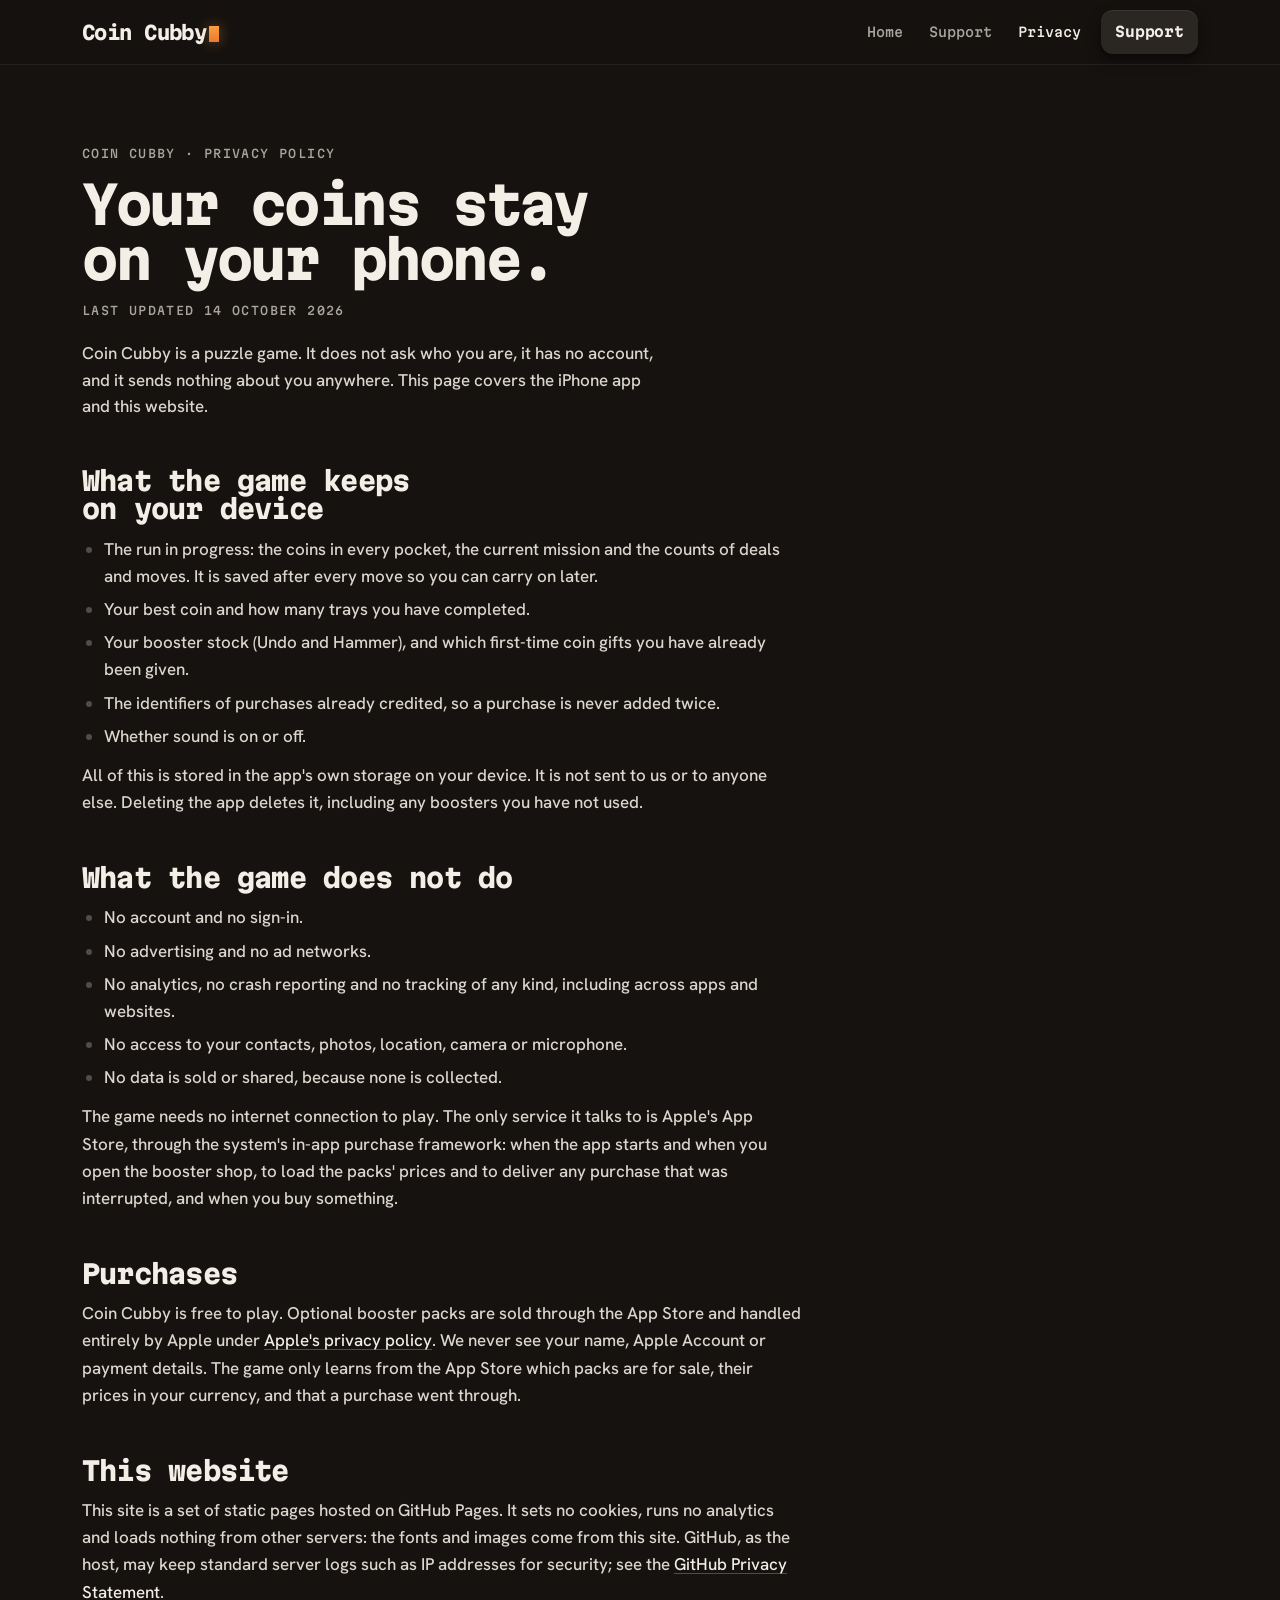
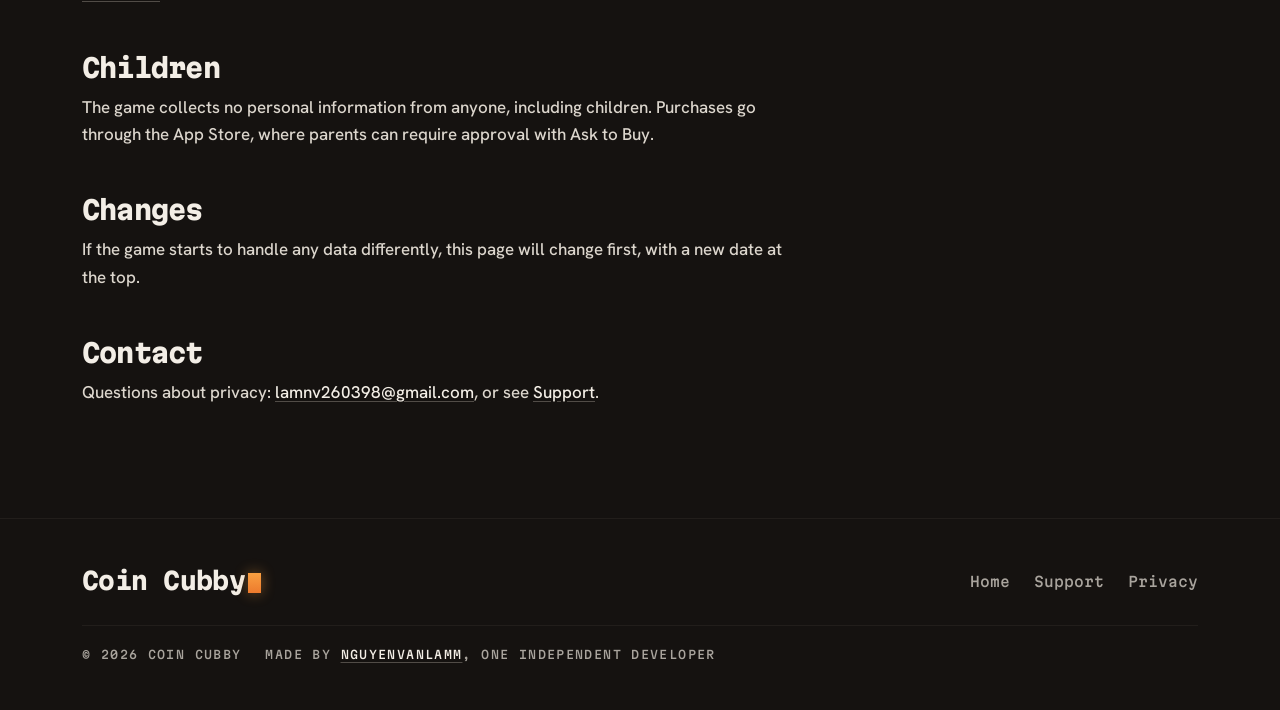
<file: privacy.html>
<!doctype html>
<html lang="en">
<head>
<meta charset="utf-8">
<meta name="viewport" content="width=device-width, initial-scale=1">
<title>Privacy Policy — Coin Cubby</title>
<meta name="description" content="Coin Cubby privacy policy: the game keeps your run, best coin and boosters on your device only. No account, no ads, no analytics, no tracking.">
<link rel="canonical" href="https://nguyenvanlamm.github.io/coin-cubby-site/privacy.html">
<link rel="alternate" type="text/markdown" href="privacy.html.md">
<meta name="color-scheme" content="dark">
<meta name="theme-color" content="#151210">
<meta property="og:type" content="article">
<meta property="og:site_name" content="Coin Cubby">
<meta property="og:url" content="https://nguyenvanlamm.github.io/coin-cubby-site/privacy.html">
<meta property="og:title" content="Coin Cubby Privacy Policy">
<meta property="og:description" content="Everything stays on your device. No account, no ads, no analytics, no tracking.">
<meta property="og:image" content="https://nguyenvanlamm.github.io/coin-cubby-site/assets/img/share-card.png">
<meta property="og:image:alt" content="Coin Cubby: Ten of a kind merge.">
<meta name="twitter:card" content="summary_large_image">
<link rel="icon" href="assets/img/favicon.png" type="image/png" sizes="32x32">
<link rel="icon" href="assets/img/favicon.svg" type="image/svg+xml">
<link rel="apple-touch-icon" href="assets/img/apple-touch-icon.png">
<link rel="stylesheet" href="assets/site.css">
<script type="application/ld+json">
{
  "@context": "https://schema.org",
  "@type": "WebPage",
  "@id": "https://nguyenvanlamm.github.io/coin-cubby-site/privacy.html",
  "url": "https://nguyenvanlamm.github.io/coin-cubby-site/privacy.html",
  "name": "Coin Cubby Privacy Policy",
  "inLanguage": "en",
  "dateModified": "2026-10-14",
  "isPartOf": { "@id": "https://nguyenvanlamm.github.io/coin-cubby-site/#website" },
  "about": { "@id": "https://nguyenvanlamm.github.io/coin-cubby-site/#game" }
}
</script>
</head>
<body>
<a class="skip" href="#main">Skip to content</a>

<header class="top">
  <div class="frame top-in">
    <a class="brand" href="./" aria-label="Coin Cubby, home">Coin Cubby<span class="cursor" aria-hidden="true"></span></a>
    <nav class="nav" aria-label="Pages">
      <a href="./">Home</a><a href="support.html">Support</a><a href="privacy.html" aria-current="page">Privacy</a>
    </nav>
    <a class="key key--sm" href="support.html">Support</a>
  </div>
</header>

<main id="main" class="doc">
  <div class="frame">
    <article class="doc-in">
      <p class="label">Coin Cubby · Privacy Policy</p>
      <h1>Your coins stay on your phone.</h1>
      <p class="label meta">Last updated 14 October 2026</p>
      <p class="lede">Coin Cubby is a puzzle game. It does not ask who you are, it has no account, and it sends nothing about you anywhere. This page covers the iPhone app and this website.</p>

      <h2>What the game keeps on your device</h2>
      <ul>
        <li>The run in progress: the coins in every pocket, the current mission and the counts of deals and moves. It is saved after every move so you can carry on later.</li>
        <li>Your best coin and how many trays you have completed.</li>
        <li>Your booster stock (Undo and Hammer), and which first-time coin gifts you have already been given.</li>
        <li>The identifiers of purchases already credited, so a purchase is never added twice.</li>
        <li>Whether sound is on or off.</li>
      </ul>
      <p>All of this is stored in the app's own storage on your device. It is not sent to us or to anyone else. Deleting the app deletes it, including any boosters you have not used.</p>

      <h2>What the game does not do</h2>
      <ul>
        <li>No account and no sign-in.</li>
        <li>No advertising and no ad networks.</li>
        <li>No analytics, no crash reporting and no tracking of any kind, including across apps and websites.</li>
        <li>No access to your contacts, photos, location, camera or microphone.</li>
        <li>No data is sold or shared, because none is collected.</li>
      </ul>
      <p>The game needs no internet connection to play. The only service it talks to is Apple's App Store, through the system's in-app purchase framework: when the app starts and when you open the booster shop, to load the packs' prices and to deliver any purchase that was interrupted, and when you buy something.</p>

      <h2>Purchases</h2>
      <p>Coin Cubby is free to play. Optional booster packs are sold through the App Store and handled entirely by Apple under <a href="https://www.apple.com/legal/privacy/">Apple's privacy policy</a>. We never see your name, Apple Account or payment details. The game only learns from the App Store which packs are for sale, their prices in your currency, and that a purchase went through.</p>

      <h2>This website</h2>
      <p>This site is a set of static pages hosted on GitHub Pages. It sets no cookies, runs no analytics and loads nothing from other servers: the fonts and images come from this site. GitHub, as the host, may keep standard server logs such as IP addresses for security; see the <a href="https://docs.github.com/en/site-policy/privacy-policies/github-general-privacy-statement">GitHub Privacy Statement</a>.</p>

      <h2>Children</h2>
      <p>The game collects no personal information from anyone, including children. Purchases go through the App Store, where parents can require approval with Ask to Buy.</p>

      <h2>Changes</h2>
      <p>If the game starts to handle any data differently, this page will change first, with a new date at the top.</p>

      <h2>Contact</h2>
      <p>Questions about privacy: <a href="mailto:lamnv260398@gmail.com?subject=Coin%20Cubby%20privacy">lamnv260398@gmail.com</a>, or see <a href="support.html">Support</a>.</p>
    </article>
  </div>
</main>

<footer class="foot">
  <div class="frame foot-in">
    <span class="brand brand--foot">Coin Cubby<span class="cursor" aria-hidden="true"></span></span>
    <ul class="foot-links">
      <li><a href="./">Home</a></li>
      <li><a href="support.html">Support</a></li>
      <li><a href="privacy.html" aria-current="page">Privacy</a></li>
    </ul>
    <p class="label foot-meta"><span>© 2026 Coin Cubby</span><span>Made by <a href="https://github.com/nguyenvanlamm">nguyenvanlamm</a>, one independent developer</span></p>
  </div>
</footer>
</body>
</html>
</file>
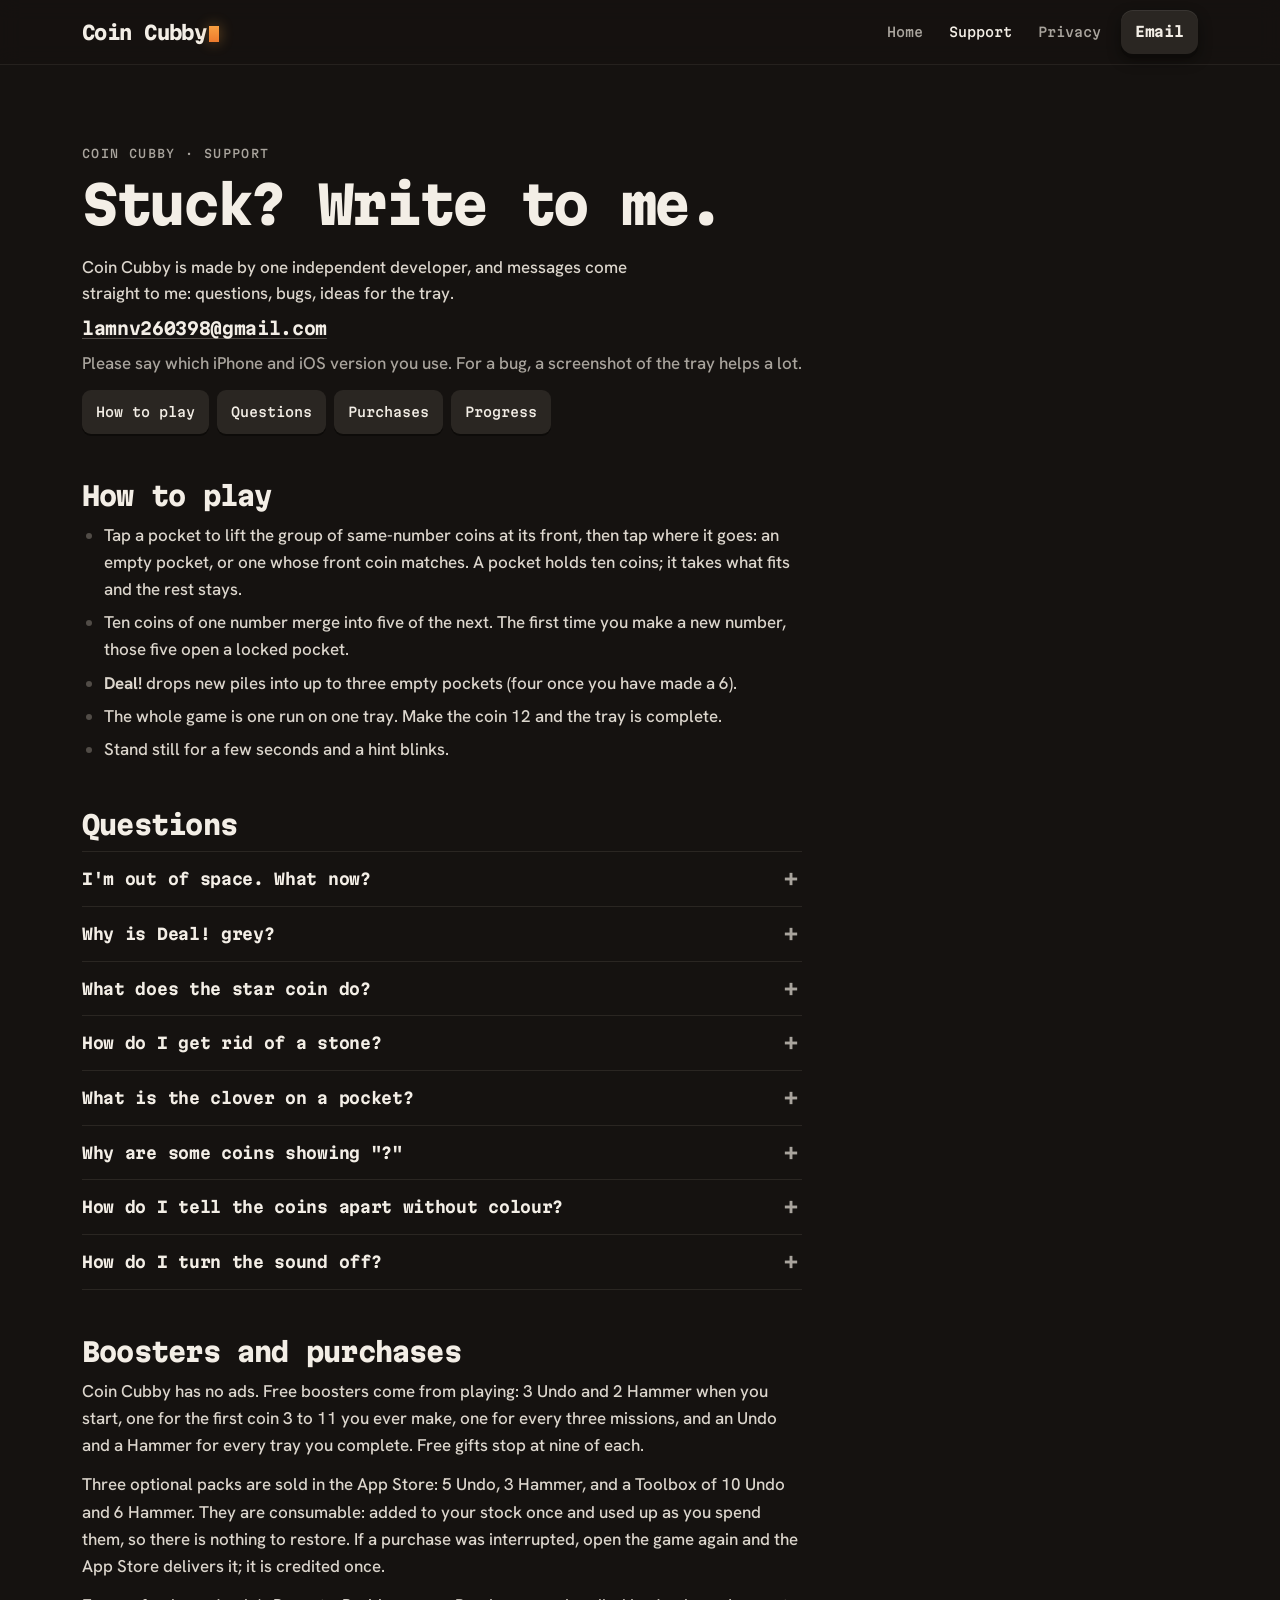
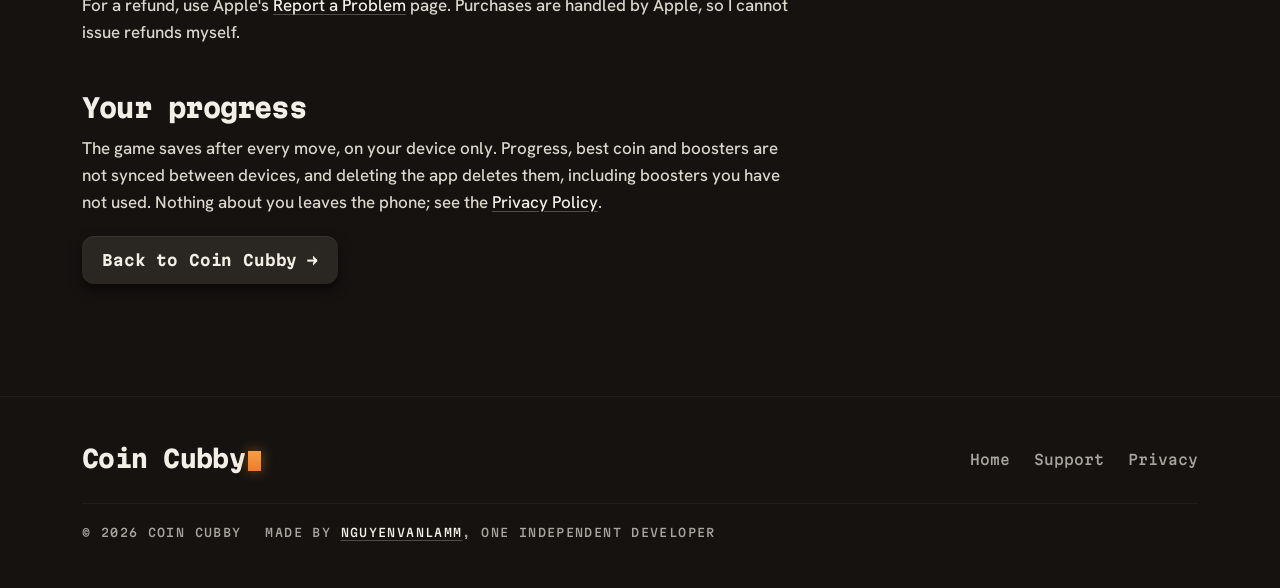
<file: support.html>
<!doctype html>
<html lang="en">
<head>
<meta charset="utf-8">
<meta name="viewport" content="width=device-width, initial-scale=1">
<title>Support — Coin Cubby</title>
<meta name="description" content="Help with Coin Cubby: contact the developer, how to play, star coins, stones and clover pockets, boosters, purchases and saved progress.">
<link rel="canonical" href="https://nguyenvanlamm.github.io/coin-cubby-site/support.html">
<link rel="alternate" type="text/markdown" href="support.html.md">
<meta name="color-scheme" content="dark">
<meta name="theme-color" content="#151210">
<meta property="og:type" content="website">
<meta property="og:site_name" content="Coin Cubby">
<meta property="og:url" content="https://nguyenvanlamm.github.io/coin-cubby-site/support.html">
<meta property="og:title" content="Coin Cubby Support">
<meta property="og:description" content="Contact, how to play, boosters, purchases and saved progress.">
<meta property="og:image" content="https://nguyenvanlamm.github.io/coin-cubby-site/assets/img/share-card.png">
<meta property="og:image:alt" content="Coin Cubby: Ten of a kind merge.">
<meta name="twitter:card" content="summary_large_image">
<link rel="icon" href="assets/img/favicon.png" type="image/png" sizes="32x32">
<link rel="icon" href="assets/img/favicon.svg" type="image/svg+xml">
<link rel="apple-touch-icon" href="assets/img/apple-touch-icon.png">
<link rel="stylesheet" href="assets/site.css">
<script type="application/ld+json">
{
  "@context": "https://schema.org",
  "@type": "FAQPage",
  "@id": "https://nguyenvanlamm.github.io/coin-cubby-site/support.html",
  "url": "https://nguyenvanlamm.github.io/coin-cubby-site/support.html",
  "name": "Coin Cubby Support",
  "inLanguage": "en",
  "isPartOf": { "@id": "https://nguyenvanlamm.github.io/coin-cubby-site/#website" },
  "mainEntity": [
    { "@type": "Question", "name": "I'm out of space. What now?", "acceptedAnswer": { "@type": "Answer", "text": "When no pocket is free and no coins can move, the game says Out of space. Undo takes back your last action and Hammer smashes the front group of a pocket; either usually gets you moving. You can also start a new game." } },
    { "@type": "Question", "name": "Why is Deal! grey?", "acceptedAnswer": { "@type": "Answer", "text": "Deal! only drops coins into empty pockets. When none is empty it greys out: merge or combine stacks until a pocket is free." } },
    { "@type": "Question", "name": "What does the star coin do?", "acceptedAnswer": { "@type": "Answer", "text": "The star coin, from coin 5 on, is wild. It can go on any stack and counts as the coins of that stack when the pocket reaches ten. To put coins on a stack with a star at the front, they must match the coin under the star." } },
    { "@type": "Question", "name": "How do I get rid of a stone?", "acceptedAnswer": { "@type": "Answer", "text": "Merge twice in a pocket right next to it (left, right, in front or behind) and it cracks. A Hammer breaks it at once." } },
    { "@type": "Question", "name": "What is the clover on a pocket?", "acceptedAnswer": { "@type": "Answer", "text": "After every Deal one pocket with coins gets a clover. Merge in that pocket before the next Deal and the merge makes six coins instead of five." } },
    { "@type": "Question", "name": "Why are some coins showing \"?\"", "acceptedAnswer": { "@type": "Answer", "text": "From coin 7 on, the back of a mixed pile can come face down. Each coin turns face up when it reaches the front of its pocket." } },
    { "@type": "Question", "name": "How do I tell the coins apart without colour?", "acceptedAnswer": { "@type": "Answer", "text": "Every coin has its number on its face and a notch on its rim at its own hour on a clock: coin 3 points right, coin 6 points down, coin 12 points up." } },
    { "@type": "Question", "name": "How do I turn the sound off?", "acceptedAnswer": { "@type": "Answer", "text": "Tap the speaker key at the top of the screen. The game remembers the setting." } }
  ]
}
</script>
</head>
<body>
<a class="skip" href="#main">Skip to content</a>

<header class="top">
  <div class="frame top-in">
    <a class="brand" href="./" aria-label="Coin Cubby, home">Coin Cubby<span class="cursor" aria-hidden="true"></span></a>
    <nav class="nav" aria-label="Pages">
      <a href="./">Home</a><a href="support.html" aria-current="page">Support</a><a href="privacy.html">Privacy</a>
    </nav>
    <a class="key key--sm" href="mailto:lamnv260398@gmail.com?subject=Coin%20Cubby">Email</a>
  </div>
</header>

<main id="main" class="doc">
  <div class="frame">
    <article class="doc-in">
      <p class="label">Coin Cubby · Support</p>
      <h1>Stuck? Write to me.</h1>
      <p class="lede">Coin Cubby is made by one independent developer, and messages come straight to me: questions, bugs, ideas for the tray.</p>
      <p class="mail"><a href="mailto:lamnv260398@gmail.com?subject=Coin%20Cubby">lamnv260398@gmail.com</a></p>
      <p class="muted">Please say which iPhone and iOS version you use. For a bug, a screenshot of the tray helps a lot.</p>
      <ul class="toc" aria-label="On this page">
        <li><a href="#how">How to play</a></li>
        <li><a href="#faq">Questions</a></li>
        <li><a href="#purchases">Purchases</a></li>
        <li><a href="#progress">Progress</a></li>
      </ul>

      <h2 id="how">How to play</h2>
      <ul>
        <li>Tap a pocket to lift the group of same-number coins at its front, then tap where it goes: an empty pocket, or one whose front coin matches. A pocket holds ten coins; it takes what fits and the rest stays.</li>
        <li>Ten coins of one number merge into five of the next. The first time you make a new number, those five open a locked pocket.</li>
        <li><b>Deal!</b> drops new piles into up to three empty pockets (four once you have made a 6).</li>
        <li>The whole game is one run on one tray. Make the coin 12 and the tray is complete.</li>
        <li>Stand still for a few seconds and a hint blinks.</li>
      </ul>

      <h2 id="faq">Questions</h2>
      <div class="faq">
        <details>
          <summary>I'm out of space. What now?</summary>
          <p>When no pocket is free and no coins can move, the game says <i>Out of space</i>. Undo takes back your last action and Hammer smashes the front group of a pocket; either usually gets you moving. You can also start a new game.</p>
        </details>
        <details>
          <summary>Why is Deal! grey?</summary>
          <p>Deal! only drops coins into empty pockets. When none is empty it greys out: merge or combine stacks until a pocket is free.</p>
        </details>
        <details>
          <summary>What does the star coin do?</summary>
          <p>The star coin, from coin 5 on, is wild. It can go on any stack and counts as the coins of that stack when the pocket reaches ten. To put coins on a stack with a star at the front, they must match the coin under the star.</p>
        </details>
        <details>
          <summary>How do I get rid of a stone?</summary>
          <p>Merge twice in a pocket right next to it (left, right, in front or behind) and it cracks. A Hammer breaks it at once.</p>
        </details>
        <details>
          <summary>What is the clover on a pocket?</summary>
          <p>After every Deal one pocket with coins gets a clover. Merge in that pocket before the next Deal and the merge makes six coins instead of five.</p>
        </details>
        <details>
          <summary>Why are some coins showing "?"</summary>
          <p>From coin 7 on, the back of a mixed pile can come face down. Each coin turns face up when it reaches the front of its pocket.</p>
        </details>
        <details>
          <summary>How do I tell the coins apart without colour?</summary>
          <p>Every coin has its number on its face and a notch on its rim at its own hour on a clock: coin 3 points right, coin 6 points down, coin 12 points up.</p>
        </details>
        <details>
          <summary>How do I turn the sound off?</summary>
          <p>Tap the speaker key at the top of the screen. The game remembers the setting.</p>
        </details>
      </div>

      <h2 id="purchases">Boosters and purchases</h2>
      <p>Coin Cubby has no ads. Free boosters come from playing: 3 Undo and 2 Hammer when you start, one for the first coin 3 to 11 you ever make, one for every three missions, and an Undo and a Hammer for every tray you complete. Free gifts stop at nine of each.</p>
      <p>Three optional packs are sold in the App Store: 5 Undo, 3 Hammer, and a Toolbox of 10 Undo and 6 Hammer. They are consumable: added to your stock once and used up as you spend them, so there is nothing to restore. If a purchase was interrupted, open the game again and the App Store delivers it; it is credited once.</p>
      <p>For a refund, use Apple's <a href="https://reportaproblem.apple.com/">Report a Problem</a> page. Purchases are handled by Apple, so I cannot issue refunds myself.</p>

      <h2 id="progress">Your progress</h2>
      <p>The game saves after every move, on your device only. Progress, best coin and boosters are not synced between devices, and deleting the app deletes them, including boosters you have not used. Nothing about you leaves the phone; see the <a href="privacy.html">Privacy Policy</a>.</p>

      <a class="key" href="./">Back to Coin Cubby <span class="arw" aria-hidden="true">→</span></a>
    </article>
  </div>
</main>

<footer class="foot">
  <div class="frame foot-in">
    <span class="brand brand--foot">Coin Cubby<span class="cursor" aria-hidden="true"></span></span>
    <ul class="foot-links">
      <li><a href="./">Home</a></li>
      <li><a href="support.html" aria-current="page">Support</a></li>
      <li><a href="privacy.html">Privacy</a></li>
    </ul>
    <p class="label foot-meta"><span>© 2026 Coin Cubby</span><span>Made by <a href="https://github.com/nguyenvanlamm">nguyenvanlamm</a>, one independent developer</span></p>
  </div>
</footer>
</body>
</html>
</file>
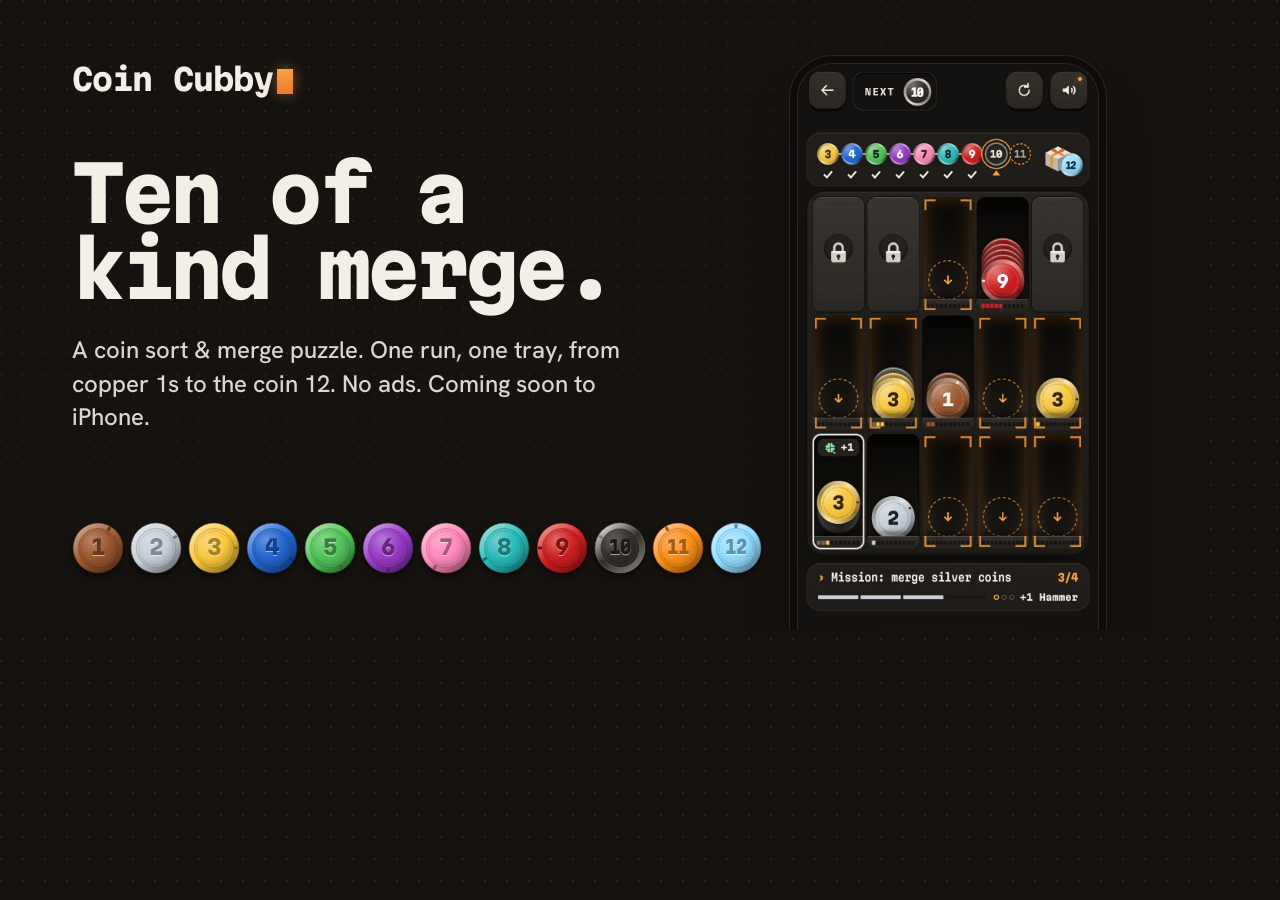
<file: tools/share-card.html>
<!doctype html>
<!-- Source of assets/img/share-card.png (1200×630), the og:image of every page.
     Render: see README ("Share card"). Run `node tools/coins.mjs tools/share-card.html` first. -->
<html lang="en">
<head>
<meta charset="utf-8">
<title>Coin Cubby share card (render source)</title>
<meta name="robots" content="noindex">
<meta name="viewport" content="width=1200">
<meta name="description" content="Render source of the Coin Cubby share card (assets/img/share-card.png); not a page for visitors."><link rel="stylesheet" href="../assets/site.css">
<style>
  html, body { width: 1200px; height: 630px; overflow: hidden; }
  body { background: radial-gradient(circle at 1px 1px, #2A2521 1px, transparent 1.4px) 0 0 / 22px 22px, var(--ground); }
  .sc { position: relative; width: 1200px; height: 630px; display: grid; grid-template-columns: 1fr 360px; gap: 40px; padding: 64px 72px 0 72px; }
  .sc::before { content: ""; position: absolute; inset: 0; background: radial-gradient(ellipse at 18% 10%, rgba(21,18,16,0), rgba(21,18,16,.8) 75%); }
  .l, .r { position: relative; }
  .brand { font-size: 30px; }
  h1 { margin-top: 56px; font-size: 76px; line-height: 1; letter-spacing: -.05em; }
  .sub { margin-top: 26px; font: 500 24px/1.4 var(--sans); color: #DCD6CD; max-width: 560px; }
  .row { position: absolute; left: 72px; bottom: 56px; display: flex; gap: 6px; }
  .row svg { width: 52px; height: 52px; filter: drop-shadow(0 3px 3px rgba(0,0,0,.55)); }
  .r img { width: 300px; border-radius: 34px; margin: 0 auto; box-shadow: 0 0 0 1px #2E2925, 0 0 0 8px #0E0C0A, 0 0 0 9px #2A2622, 0 40px 60px -20px #000; }
</style>
</head>
<body>
<!-- sprite:start -->
<svg class="sprite" width="0" height="0" aria-hidden="true" focusable="false"><defs><linearGradient id="rim1" x1="0.15" y1="0.05" x2="0.85" y2="0.95"><stop offset="0" stop-color="#CDA691"/><stop offset="0.5" stop-color="#9B582F"/><stop offset="1" stop-color="#532C15"/></linearGradient><radialGradient id="face1" cx="0.36" cy="0.3" r="0.8"><stop offset="0" stop-color="#B98569"/><stop offset="0.55" stop-color="#9B582F"/><stop offset="1" stop-color="#764121"/></radialGradient><linearGradient id="rim2" x1="0.15" y1="0.05" x2="0.85" y2="0.95"><stop offset="0" stop-color="#E1E6EA"/><stop offset="0.5" stop-color="#C7CFD7"/><stop offset="1" stop-color="#6C7075"/></linearGradient><radialGradient id="face2" cx="0.36" cy="0.3" r="0.8"><stop offset="0" stop-color="#D6DCE2"/><stop offset="0.55" stop-color="#C7CFD7"/><stop offset="1" stop-color="#989EA5"/></radialGradient><linearGradient id="rim3" x1="0.15" y1="0.05" x2="0.85" y2="0.95"><stop offset="0" stop-color="#FCE3A7"/><stop offset="0.5" stop-color="#F8C73E"/><stop offset="1" stop-color="#886C1E"/></linearGradient><radialGradient id="face3" cx="0.36" cy="0.3" r="0.8"><stop offset="0" stop-color="#FAD782"/><stop offset="0.55" stop-color="#F8C73E"/><stop offset="1" stop-color="#BE982E"/></radialGradient><linearGradient id="rim4" x1="0.15" y1="0.05" x2="0.85" y2="0.95"><stop offset="0" stop-color="#8EB1EA"/><stop offset="0.5" stop-color="#2666CF"/><stop offset="1" stop-color="#103470"/></linearGradient><radialGradient id="face4" cx="0.36" cy="0.3" r="0.8"><stop offset="0" stop-color="#6492DF"/><stop offset="0.55" stop-color="#2666CF"/><stop offset="1" stop-color="#1B4C9E"/></radialGradient><linearGradient id="rim5" x1="0.15" y1="0.05" x2="0.85" y2="0.95"><stop offset="0" stop-color="#ABE2AB"/><stop offset="0.5" stop-color="#50C45A"/><stop offset="1" stop-color="#286A2D"/></linearGradient><radialGradient id="face5" cx="0.36" cy="0.3" r="0.8"><stop offset="0" stop-color="#88D68B"/><stop offset="0.55" stop-color="#50C45A"/><stop offset="1" stop-color="#3B9643"/></radialGradient><linearGradient id="rim6" x1="0.15" y1="0.05" x2="0.85" y2="0.95"><stop offset="0" stop-color="#C99EE5"/><stop offset="0.5" stop-color="#983CC6"/><stop offset="1" stop-color="#511C6B"/></linearGradient><radialGradient id="face6" cx="0.36" cy="0.3" r="0.8"><stop offset="0" stop-color="#B578D9"/><stop offset="0.55" stop-color="#983CC6"/><stop offset="1" stop-color="#732C97"/></radialGradient><linearGradient id="rim7" x1="0.15" y1="0.05" x2="0.85" y2="0.95"><stop offset="0" stop-color="#FFC3DA"/><stop offset="0.5" stop-color="#FD89B9"/><stop offset="1" stop-color="#8B4864"/></linearGradient><radialGradient id="face7" cx="0.36" cy="0.3" r="0.8"><stop offset="0" stop-color="#FFABCC"/><stop offset="0.55" stop-color="#FD89B9"/><stop offset="1" stop-color="#C2688D"/></radialGradient><linearGradient id="rim8" x1="0.15" y1="0.05" x2="0.85" y2="0.95"><stop offset="0" stop-color="#A1DCDB"/><stop offset="0.5" stop-color="#29BBBB"/><stop offset="1" stop-color="#126565"/></linearGradient><radialGradient id="face8" cx="0.36" cy="0.3" r="0.8"><stop offset="0" stop-color="#79CECE"/><stop offset="0.55" stop-color="#29BBBB"/><stop offset="1" stop-color="#1D8F8F"/></radialGradient><linearGradient id="rim9" x1="0.15" y1="0.05" x2="0.85" y2="0.95"><stop offset="0" stop-color="#EE978D"/><stop offset="0.5" stop-color="#CD2023"/><stop offset="1" stop-color="#6F0C0E"/></linearGradient><radialGradient id="face9" cx="0.36" cy="0.3" r="0.8"><stop offset="0" stop-color="#E26D63"/><stop offset="0.55" stop-color="#CD2023"/><stop offset="1" stop-color="#9D1618"/></radialGradient><linearGradient id="rim10" x1="0.15" y1="0.05" x2="0.85" y2="0.95"><stop offset="0" stop-color="#E1DDD8"/><stop offset="0.5" stop-color="#322C28"/><stop offset="1" stop-color="#7E7974"/></linearGradient><radialGradient id="face10" cx="0.36" cy="0.3" r="0.8"><stop offset="0" stop-color="#66615D"/><stop offset="0.55" stop-color="#322C28"/><stop offset="1" stop-color="#24201C"/></radialGradient><linearGradient id="rim11" x1="0.15" y1="0.05" x2="0.85" y2="0.95"><stop offset="0" stop-color="#FFC799"/><stop offset="0.5" stop-color="#FA8F19"/><stop offset="1" stop-color="#894C09"/></linearGradient><radialGradient id="face11" cx="0.36" cy="0.3" r="0.8"><stop offset="0" stop-color="#FEB16F"/><stop offset="0.55" stop-color="#FA8F19"/><stop offset="1" stop-color="#C06D11"/></radialGradient><linearGradient id="rim12" x1="0.15" y1="0.05" x2="0.85" y2="0.95"><stop offset="0" stop-color="#C9EDFF"/><stop offset="0.5" stop-color="#93DCFF"/><stop offset="1" stop-color="#4E788E"/></linearGradient><radialGradient id="face12" cx="0.36" cy="0.3" r="0.8"><stop offset="0" stop-color="#B3E6FF"/><stop offset="0.55" stop-color="#93DCFF"/><stop offset="1" stop-color="#70A9C6"/></radialGradient><linearGradient id="rimh" x1="0.15" y1="0.05" x2="0.85" y2="0.95"><stop offset="0" stop-color="#B2ADA7"/><stop offset="0.5" stop-color="#6E6964"/><stop offset="1" stop-color="#3D3935"/></linearGradient><radialGradient id="faceh" cx="0.36" cy="0.3" r="0.8"><stop offset="0" stop-color="#8E8984"/><stop offset="0.55" stop-color="#6E6964"/><stop offset="1" stop-color="#55504B"/></radialGradient></defs><symbol id="c1" viewBox="0 0 100 100"><circle cx="50" cy="50" r="48" fill="url(#rim1)"/><circle cx="50" cy="50" r="48" fill="none" stroke="#532C15" stroke-opacity=".7" stroke-width="1.5"/><rect x="47.2" y="3" width="5.6" height="9" rx="2.8" fill="#532C15" fill-opacity=".9" transform="rotate(30 50 50)"/><circle cx="50" cy="50" r="37.5" fill="url(#face1)"/><circle cx="50" cy="50" r="37.5" fill="none" stroke="#532C15" stroke-opacity=".45" stroke-width="1.4"/><circle cx="50" cy="50" r="32.5" fill="none" stroke="#532C15" stroke-opacity=".38" stroke-width="2.4" stroke-linecap="round" stroke-dasharray="0 5.67"/><g font-family="Martian Mono, monospace" font-weight="800" font-size="40" text-anchor="middle"><text x="50" y="64.5" fill="rgba(255,255,255,.55)">1</text><text x="50" y="63" fill="#66381C">1</text></g></symbol><symbol id="e1" viewBox="0 0 100 100"><circle cx="50" cy="50" r="48" fill="url(#rim1)"/><circle cx="50" cy="50" r="44" fill="none" stroke="#66381C" stroke-width="7" stroke-dasharray="1.5 1.6"/><circle cx="50" cy="50" r="48" fill="none" stroke="#532C15" stroke-opacity=".8" stroke-width="1.5"/></symbol><symbol id="c2" viewBox="0 0 100 100"><circle cx="50" cy="50" r="48" fill="url(#rim2)"/><circle cx="50" cy="50" r="48" fill="none" stroke="#6C7075" stroke-opacity=".7" stroke-width="1.5"/><rect x="47.2" y="3" width="5.6" height="9" rx="2.8" fill="#6C7075" fill-opacity=".9" transform="rotate(60 50 50)"/><circle cx="50" cy="50" r="37.5" fill="url(#face2)"/><circle cx="50" cy="50" r="37.5" fill="none" stroke="#6C7075" stroke-opacity=".45" stroke-width="1.4"/><circle cx="50" cy="50" r="32.5" fill="none" stroke="#6C7075" stroke-opacity=".38" stroke-width="2.4" stroke-linecap="round" stroke-dasharray="0 5.67"/><g font-family="Martian Mono, monospace" font-weight="800" font-size="40" text-anchor="middle"><text x="50" y="64.5" fill="rgba(255,255,255,.55)">2</text><text x="50" y="63" fill="#84898F">2</text></g></symbol><symbol id="e2" viewBox="0 0 100 100"><circle cx="50" cy="50" r="48" fill="url(#rim2)"/><circle cx="50" cy="50" r="44" fill="none" stroke="#84898F" stroke-width="7" stroke-dasharray="1.5 1.6"/><circle cx="50" cy="50" r="48" fill="none" stroke="#6C7075" stroke-opacity=".8" stroke-width="1.5"/></symbol><symbol id="c3" viewBox="0 0 100 100"><circle cx="50" cy="50" r="48" fill="url(#rim3)"/><circle cx="50" cy="50" r="48" fill="none" stroke="#886C1E" stroke-opacity=".7" stroke-width="1.5"/><rect x="47.2" y="3" width="5.6" height="9" rx="2.8" fill="#886C1E" fill-opacity=".9" transform="rotate(90 50 50)"/><circle cx="50" cy="50" r="37.5" fill="url(#face3)"/><circle cx="50" cy="50" r="37.5" fill="none" stroke="#886C1E" stroke-opacity=".45" stroke-width="1.4"/><circle cx="50" cy="50" r="32.5" fill="none" stroke="#886C1E" stroke-opacity=".38" stroke-width="2.4" stroke-linecap="round" stroke-dasharray="0 5.67"/><g font-family="Martian Mono, monospace" font-weight="800" font-size="40" text-anchor="middle"><text x="50" y="64.5" fill="rgba(255,255,255,.55)">3</text><text x="50" y="63" fill="#A68426">3</text></g></symbol><symbol id="e3" viewBox="0 0 100 100"><circle cx="50" cy="50" r="48" fill="url(#rim3)"/><circle cx="50" cy="50" r="44" fill="none" stroke="#A68426" stroke-width="7" stroke-dasharray="1.5 1.6"/><circle cx="50" cy="50" r="48" fill="none" stroke="#886C1E" stroke-opacity=".8" stroke-width="1.5"/></symbol><symbol id="c4" viewBox="0 0 100 100"><circle cx="50" cy="50" r="48" fill="url(#rim4)"/><circle cx="50" cy="50" r="48" fill="none" stroke="#103470" stroke-opacity=".7" stroke-width="1.5"/><rect x="47.2" y="3" width="5.6" height="9" rx="2.8" fill="#103470" fill-opacity=".9" transform="rotate(120 50 50)"/><circle cx="50" cy="50" r="37.5" fill="url(#face4)"/><circle cx="50" cy="50" r="37.5" fill="none" stroke="#103470" stroke-opacity=".45" stroke-width="1.4"/><circle cx="50" cy="50" r="32.5" fill="none" stroke="#103470" stroke-opacity=".38" stroke-width="2.4" stroke-linecap="round" stroke-dasharray="0 5.67"/><g font-family="Martian Mono, monospace" font-weight="800" font-size="40" text-anchor="middle"><text x="50" y="64.5" fill="rgba(255,255,255,.55)">4</text><text x="50" y="63" fill="#164289">4</text></g></symbol><symbol id="e4" viewBox="0 0 100 100"><circle cx="50" cy="50" r="48" fill="url(#rim4)"/><circle cx="50" cy="50" r="44" fill="none" stroke="#164289" stroke-width="7" stroke-dasharray="1.5 1.6"/><circle cx="50" cy="50" r="48" fill="none" stroke="#103470" stroke-opacity=".8" stroke-width="1.5"/></symbol><symbol id="c5" viewBox="0 0 100 100"><circle cx="50" cy="50" r="48" fill="url(#rim5)"/><circle cx="50" cy="50" r="48" fill="none" stroke="#286A2D" stroke-opacity=".7" stroke-width="1.5"/><rect x="47.2" y="3" width="5.6" height="9" rx="2.8" fill="#286A2D" fill-opacity=".9" transform="rotate(150 50 50)"/><circle cx="50" cy="50" r="37.5" fill="url(#face5)"/><circle cx="50" cy="50" r="37.5" fill="none" stroke="#286A2D" stroke-opacity=".45" stroke-width="1.4"/><circle cx="50" cy="50" r="32.5" fill="none" stroke="#286A2D" stroke-opacity=".38" stroke-width="2.4" stroke-linecap="round" stroke-dasharray="0 5.67"/><g font-family="Martian Mono, monospace" font-weight="800" font-size="40" text-anchor="middle"><text x="50" y="64.5" fill="rgba(255,255,255,.55)">5</text><text x="50" y="63" fill="#328239">5</text></g></symbol><symbol id="e5" viewBox="0 0 100 100"><circle cx="50" cy="50" r="48" fill="url(#rim5)"/><circle cx="50" cy="50" r="44" fill="none" stroke="#328239" stroke-width="7" stroke-dasharray="1.5 1.6"/><circle cx="50" cy="50" r="48" fill="none" stroke="#286A2D" stroke-opacity=".8" stroke-width="1.5"/></symbol><symbol id="c6" viewBox="0 0 100 100"><circle cx="50" cy="50" r="48" fill="url(#rim6)"/><circle cx="50" cy="50" r="48" fill="none" stroke="#511C6B" stroke-opacity=".7" stroke-width="1.5"/><rect x="47.2" y="3" width="5.6" height="9" rx="2.8" fill="#511C6B" fill-opacity=".9" transform="rotate(180 50 50)"/><circle cx="50" cy="50" r="37.5" fill="url(#face6)"/><circle cx="50" cy="50" r="37.5" fill="none" stroke="#511C6B" stroke-opacity=".45" stroke-width="1.4"/><circle cx="50" cy="50" r="32.5" fill="none" stroke="#511C6B" stroke-opacity=".38" stroke-width="2.4" stroke-linecap="round" stroke-dasharray="0 5.67"/><g font-family="Martian Mono, monospace" font-weight="800" font-size="40" text-anchor="middle"><text x="50" y="64.5" fill="rgba(255,255,255,.55)">6</text><text x="50" y="63" fill="#642583">6</text></g></symbol><symbol id="e6" viewBox="0 0 100 100"><circle cx="50" cy="50" r="48" fill="url(#rim6)"/><circle cx="50" cy="50" r="44" fill="none" stroke="#642583" stroke-width="7" stroke-dasharray="1.5 1.6"/><circle cx="50" cy="50" r="48" fill="none" stroke="#511C6B" stroke-opacity=".8" stroke-width="1.5"/></symbol><symbol id="c7" viewBox="0 0 100 100"><circle cx="50" cy="50" r="48" fill="url(#rim7)"/><circle cx="50" cy="50" r="48" fill="none" stroke="#8B4864" stroke-opacity=".7" stroke-width="1.5"/><rect x="47.2" y="3" width="5.6" height="9" rx="2.8" fill="#8B4864" fill-opacity=".9" transform="rotate(210 50 50)"/><circle cx="50" cy="50" r="37.5" fill="url(#face7)"/><circle cx="50" cy="50" r="37.5" fill="none" stroke="#8B4864" stroke-opacity=".45" stroke-width="1.4"/><circle cx="50" cy="50" r="32.5" fill="none" stroke="#8B4864" stroke-opacity=".38" stroke-width="2.4" stroke-linecap="round" stroke-dasharray="0 5.67"/><g font-family="Martian Mono, monospace" font-weight="800" font-size="40" text-anchor="middle"><text x="50" y="64.5" fill="rgba(255,255,255,.55)">7</text><text x="50" y="63" fill="#A95A7B">7</text></g></symbol><symbol id="e7" viewBox="0 0 100 100"><circle cx="50" cy="50" r="48" fill="url(#rim7)"/><circle cx="50" cy="50" r="44" fill="none" stroke="#A95A7B" stroke-width="7" stroke-dasharray="1.5 1.6"/><circle cx="50" cy="50" r="48" fill="none" stroke="#8B4864" stroke-opacity=".8" stroke-width="1.5"/></symbol><symbol id="c8" viewBox="0 0 100 100"><circle cx="50" cy="50" r="48" fill="url(#rim8)"/><circle cx="50" cy="50" r="48" fill="none" stroke="#126565" stroke-opacity=".7" stroke-width="1.5"/><rect x="47.2" y="3" width="5.6" height="9" rx="2.8" fill="#126565" fill-opacity=".9" transform="rotate(240 50 50)"/><circle cx="50" cy="50" r="37.5" fill="url(#face8)"/><circle cx="50" cy="50" r="37.5" fill="none" stroke="#126565" stroke-opacity=".45" stroke-width="1.4"/><circle cx="50" cy="50" r="32.5" fill="none" stroke="#126565" stroke-opacity=".38" stroke-width="2.4" stroke-linecap="round" stroke-dasharray="0 5.67"/><g font-family="Martian Mono, monospace" font-weight="800" font-size="40" text-anchor="middle"><text x="50" y="64.5" fill="rgba(255,255,255,.55)">8</text><text x="50" y="63" fill="#187C7C">8</text></g></symbol><symbol id="e8" viewBox="0 0 100 100"><circle cx="50" cy="50" r="48" fill="url(#rim8)"/><circle cx="50" cy="50" r="44" fill="none" stroke="#187C7C" stroke-width="7" stroke-dasharray="1.5 1.6"/><circle cx="50" cy="50" r="48" fill="none" stroke="#126565" stroke-opacity=".8" stroke-width="1.5"/></symbol><symbol id="c9" viewBox="0 0 100 100"><circle cx="50" cy="50" r="48" fill="url(#rim9)"/><circle cx="50" cy="50" r="48" fill="none" stroke="#6F0C0E" stroke-opacity=".7" stroke-width="1.5"/><rect x="47.2" y="3" width="5.6" height="9" rx="2.8" fill="#6F0C0E" fill-opacity=".9" transform="rotate(270 50 50)"/><circle cx="50" cy="50" r="37.5" fill="url(#face9)"/><circle cx="50" cy="50" r="37.5" fill="none" stroke="#6F0C0E" stroke-opacity=".45" stroke-width="1.4"/><circle cx="50" cy="50" r="32.5" fill="none" stroke="#6F0C0E" stroke-opacity=".38" stroke-width="2.4" stroke-linecap="round" stroke-dasharray="0 5.67"/><g font-family="Martian Mono, monospace" font-weight="800" font-size="40" text-anchor="middle"><text x="50" y="64.5" fill="rgba(255,255,255,.55)">9</text><text x="50" y="63" fill="#881213">9</text></g></symbol><symbol id="e9" viewBox="0 0 100 100"><circle cx="50" cy="50" r="48" fill="url(#rim9)"/><circle cx="50" cy="50" r="44" fill="none" stroke="#881213" stroke-width="7" stroke-dasharray="1.5 1.6"/><circle cx="50" cy="50" r="48" fill="none" stroke="#6F0C0E" stroke-opacity=".8" stroke-width="1.5"/></symbol><symbol id="c10" viewBox="0 0 100 100"><circle cx="50" cy="50" r="48" fill="url(#rim10)"/><circle cx="50" cy="50" r="48" fill="none" stroke="#7E7974" stroke-opacity=".7" stroke-width="1.5"/><rect x="47.2" y="3" width="5.6" height="9" rx="2.8" fill="#7E7974" fill-opacity=".9" transform="rotate(300 50 50)"/><circle cx="50" cy="50" r="37.5" fill="url(#face10)"/><circle cx="50" cy="50" r="37.5" fill="none" stroke="#7E7974" stroke-opacity=".45" stroke-width="1.4"/><circle cx="50" cy="50" r="32.5" fill="none" stroke="#7E7974" stroke-opacity=".38" stroke-width="2.4" stroke-linecap="round" stroke-dasharray="0 5.67"/><g font-family="MartianMonoCondensed, Martian Mono, monospace" font-weight="800" font-size="36" text-anchor="middle"><text x="50" y="63.5" fill="rgba(255,255,255,.55)">10</text><text x="50" y="62" fill="#1E1A16">10</text></g></symbol><symbol id="e10" viewBox="0 0 100 100"><circle cx="50" cy="50" r="48" fill="url(#rim10)"/><circle cx="50" cy="50" r="44" fill="none" stroke="#1E1A16" stroke-width="7" stroke-dasharray="1.5 1.6"/><circle cx="50" cy="50" r="48" fill="none" stroke="#7E7974" stroke-opacity=".8" stroke-width="1.5"/></symbol><symbol id="c11" viewBox="0 0 100 100"><circle cx="50" cy="50" r="48" fill="url(#rim11)"/><circle cx="50" cy="50" r="48" fill="none" stroke="#894C09" stroke-opacity=".7" stroke-width="1.5"/><rect x="47.2" y="3" width="5.6" height="9" rx="2.8" fill="#894C09" fill-opacity=".9" transform="rotate(330 50 50)"/><circle cx="50" cy="50" r="37.5" fill="url(#face11)"/><circle cx="50" cy="50" r="37.5" fill="none" stroke="#894C09" stroke-opacity=".45" stroke-width="1.4"/><circle cx="50" cy="50" r="32.5" fill="none" stroke="#894C09" stroke-opacity=".38" stroke-width="2.4" stroke-linecap="round" stroke-dasharray="0 5.67"/><g font-family="MartianMonoCondensed, Martian Mono, monospace" font-weight="800" font-size="36" text-anchor="middle"><text x="50" y="63.5" fill="rgba(255,255,255,.55)">11</text><text x="50" y="62" fill="#A75E0D">11</text></g></symbol><symbol id="e11" viewBox="0 0 100 100"><circle cx="50" cy="50" r="48" fill="url(#rim11)"/><circle cx="50" cy="50" r="44" fill="none" stroke="#A75E0D" stroke-width="7" stroke-dasharray="1.5 1.6"/><circle cx="50" cy="50" r="48" fill="none" stroke="#894C09" stroke-opacity=".8" stroke-width="1.5"/></symbol><symbol id="c12" viewBox="0 0 100 100"><circle cx="50" cy="50" r="48" fill="url(#rim12)"/><circle cx="50" cy="50" r="48" fill="none" stroke="#4E788E" stroke-opacity=".7" stroke-width="1.5"/><rect x="47.2" y="3" width="5.6" height="9" rx="2.8" fill="#4E788E" fill-opacity=".9" transform="rotate(360 50 50)"/><circle cx="50" cy="50" r="37.5" fill="url(#face12)"/><circle cx="50" cy="50" r="37.5" fill="none" stroke="#4E788E" stroke-opacity=".45" stroke-width="1.4"/><circle cx="50" cy="50" r="32.5" fill="none" stroke="#4E788E" stroke-opacity=".38" stroke-width="2.4" stroke-linecap="round" stroke-dasharray="0 5.67"/><g font-family="MartianMonoCondensed, Martian Mono, monospace" font-weight="800" font-size="36" text-anchor="middle"><text x="50" y="63.5" fill="rgba(255,255,255,.55)">12</text><text x="50" y="62" fill="#6093AD">12</text></g></symbol><symbol id="e12" viewBox="0 0 100 100"><circle cx="50" cy="50" r="48" fill="url(#rim12)"/><circle cx="50" cy="50" r="44" fill="none" stroke="#6093AD" stroke-width="7" stroke-dasharray="1.5 1.6"/><circle cx="50" cy="50" r="48" fill="none" stroke="#4E788E" stroke-opacity=".8" stroke-width="1.5"/></symbol><symbol id="ch" viewBox="0 0 100 100"><circle cx="50" cy="50" r="48" fill="url(#rimh)"/><circle cx="50" cy="50" r="48" fill="none" stroke="#3D3935" stroke-opacity=".7" stroke-width="1.5"/><circle cx="50" cy="50" r="37.5" fill="url(#faceh)"/><circle cx="50" cy="50" r="37.5" fill="none" stroke="#3D3935" stroke-opacity=".45" stroke-width="1.4"/><circle cx="50" cy="50" r="32.5" fill="none" stroke="#3D3935" stroke-opacity=".38" stroke-width="2.4" stroke-linecap="round" stroke-dasharray="0 5.67"/><g font-family="Martian Mono, monospace" font-weight="800" font-size="40" text-anchor="middle"><text x="50" y="64.5" fill="rgba(255,255,255,.55)">?</text><text x="50" y="63" fill="#47433F">?</text></g></symbol><symbol id="cstar" viewBox="0 0 100 100"><path d="M62.42 3.64 A48 48 0 0 1 83.94 16.06 L76.16 23.84 A37 37 0 0 0 59.58 14.26 Z" fill="#9B582F"/><path d="M83.94 16.06 A48 48 0 0 1 96.36 37.58 L85.74 40.42 A37 37 0 0 0 76.16 23.84 Z" fill="#C7CFD7"/><path d="M96.36 37.58 A48 48 0 0 1 96.36 62.42 L85.74 59.58 A37 37 0 0 0 85.74 40.42 Z" fill="#F8C73E"/><path d="M96.36 62.42 A48 48 0 0 1 83.94 83.94 L76.16 76.16 A37 37 0 0 0 85.74 59.58 Z" fill="#2666CF"/><path d="M83.94 83.94 A48 48 0 0 1 62.42 96.36 L59.58 85.74 A37 37 0 0 0 76.16 76.16 Z" fill="#50C45A"/><path d="M62.42 96.36 A48 48 0 0 1 37.58 96.36 L40.42 85.74 A37 37 0 0 0 59.58 85.74 Z" fill="#983CC6"/><path d="M37.58 96.36 A48 48 0 0 1 16.06 83.94 L23.84 76.16 A37 37 0 0 0 40.42 85.74 Z" fill="#FD89B9"/><path d="M16.06 83.94 A48 48 0 0 1 3.64 62.42 L14.26 59.58 A37 37 0 0 0 23.84 76.16 Z" fill="#29BBBB"/><path d="M3.64 62.42 A48 48 0 0 1 3.64 37.58 L14.26 40.42 A37 37 0 0 0 14.26 59.58 Z" fill="#CD2023"/><path d="M3.64 37.58 A48 48 0 0 1 16.06 16.06 L23.84 23.84 A37 37 0 0 0 14.26 40.42 Z" fill="#322C28"/><path d="M16.06 16.06 A48 48 0 0 1 37.58 3.64 L40.42 14.26 A37 37 0 0 0 23.84 23.84 Z" fill="#FA8F19"/><path d="M37.58 3.64 A48 48 0 0 1 62.42 3.64 L59.58 14.26 A37 37 0 0 0 40.42 14.26 Z" fill="#93DCFF"/><circle cx="50" cy="50" r="48" fill="none" stroke="#151210" stroke-opacity=".55" stroke-width="1.5"/><circle cx="50" cy="50" r="37" fill="#F3EEE6"/><circle cx="50" cy="50" r="37" fill="none" stroke="#151210" stroke-opacity=".35" stroke-width="1.4"/><polygon points="50,29.5 55.58,43.81 70.92,44.7 59.04,54.44 62.93,69.3 50,61 37.07,69.3 40.96,54.44 29.08,44.7 44.42,43.81" fill="#211C18" stroke="#211C18" stroke-width="2" stroke-linejoin="round"/></symbol><symbol id="stone" viewBox="0 0 100 100"><polygon points="14,70 22,40 44,26 70,30 88,52 84,76 60,86 30,84" fill="#5A544E"/><polygon points="22,40 44,26 52,48 30,58" fill="#8D867E"/><polygon points="44,26 70,30 66,50 52,48" fill="#A39C93"/><polygon points="70,30 88,52 66,50" fill="#7A736C"/><polygon points="30,58 52,48 66,50 60,86 30,84" fill="#68625C"/><polygon points="66,50 88,52 84,76 60,86" fill="#4A4540"/><polygon points="14,70 22,40 30,58 30,84" fill="#4F4A45"/></symbol><symbol id="clover" viewBox="0 0 100 100"><g fill="#89E29D"><circle cx="38" cy="36" r="15"/><circle cx="62" cy="36" r="15"/><circle cx="38" cy="60" r="15"/><circle cx="62" cy="60" r="15"/></g><path d="M50 50 C 55 66, 58 78, 70 90" fill="none" stroke="#89E29D" stroke-width="6" stroke-linecap="round"/><g fill="#151210" fill-opacity=".28"><circle cx="50" cy="48" r="5"/></g></symbol><symbol id="lock" viewBox="0 0 100 100"><path d="M34 46 V34 a16 16 0 0 1 32 0 V46" fill="none" stroke="#D5D0C8" stroke-width="8"/><rect x="24" y="44" width="52" height="42" rx="7" fill="#D5D0C8"/><circle cx="50" cy="61" r="6" fill="#25211D"/><rect x="47" y="62" width="6" height="13" rx="3" fill="#25211D"/></symbol></svg>
<!-- sprite:end -->
<div class="sc">
  <div class="l">
    <span class="brand">Coin Cubby<span class="cursor" style="animation:none"></span></span>
    <h1>Ten of a kind merge.</h1>
    <p class="sub">A coin sort &amp; merge puzzle. One run, one tray, from copper 1s to the coin 12. No ads. Coming soon to iPhone.</p>
  </div>
  <div class="r"><img src="../assets/img/shots/play.webp" alt=""></div>
  <div class="row">
    <svg viewBox="0 0 100 100"><use href="#c1"/></svg><svg viewBox="0 0 100 100"><use href="#c2"/></svg><svg viewBox="0 0 100 100"><use href="#c3"/></svg><svg viewBox="0 0 100 100"><use href="#c4"/></svg><svg viewBox="0 0 100 100"><use href="#c5"/></svg><svg viewBox="0 0 100 100"><use href="#c6"/></svg><svg viewBox="0 0 100 100"><use href="#c7"/></svg><svg viewBox="0 0 100 100"><use href="#c8"/></svg><svg viewBox="0 0 100 100"><use href="#c9"/></svg><svg viewBox="0 0 100 100"><use href="#c10"/></svg><svg viewBox="0 0 100 100"><use href="#c11"/></svg><svg viewBox="0 0 100 100"><use href="#c12"/></svg>
  </div>
</div>
</body>
</html>
</file>
<file: assets/site.css>
/* Coin Cubby — site styles. Tokens are the game's own (lib/ui/theme.dart):
   warm charcoal on hue 60, warm white text, one accent (annealed copper) for the
   primary key, drop-target brackets and the wordmark cursor. The twelve coin
   colours are the only saturated field. */

@font-face { font-family: "Martian Mono"; src: url("fonts/MartianMono-Medium.woff2") format("woff2"); font-weight: 500; font-display: swap; }
@font-face { font-family: "Martian Mono"; src: url("fonts/MartianMono-Bold.woff2") format("woff2"); font-weight: 700; font-display: swap; }
@font-face { font-family: "Martian Mono"; src: url("fonts/MartianMono-ExtraBold.woff2") format("woff2"); font-weight: 800; font-display: swap; }
@font-face { font-family: "MartianMonoCondensed"; src: url("fonts/MartianMonoCondensed-ExtraBold.woff2") format("woff2"); font-weight: 800; font-display: block; }
@font-face { font-family: "Hanken Grotesk"; src: url("fonts/HankenGrotesk-Medium.woff2") format("woff2"); font-weight: 500; font-display: swap; }
@font-face { font-family: "Hanken Grotesk"; src: url("fonts/HankenGrotesk-Bold.woff2") format("woff2"); font-weight: 700; font-display: swap; }

:root {
  --ground: #151210;
  --panel: #1F1B18;
  --panel-top: #211D1A;
  --key: #2A2622;
  --key-hi: #342F2B;
  --rim: #3C3733;
  --hair: #514C47;
  --edge: #2F2A27;
  --muted: #A9A49D;
  --text: #F3EEE6;
  --ink: #1A1511;
  --amber: #F9A041;
  --amber-2: #ED7A2D;
  --amber-3: #A44C1D;
  --key-shadow: #090705;
  --key-edge: #0D0B09;
  --tray-top: #26221E;
  --tray-bottom: #1C1916;
  --well-0: #080605;
  --well-1: #100D0A;
  --well-2: #1A1614;
  --lip-0: #322D29;
  --lip-1: #24201C;
  --tick-off: #181513;

  --mono: "Martian Mono", ui-monospace, "SF Mono", Menlo, monospace;
  --sans: "Hanken Grotesk", system-ui, -apple-system, "Segoe UI", sans-serif;
  --gutter: 16px;
  color-scheme: dark;
}
@media (min-width: 720px) { :root { --gutter: 32px; } }

*, *::before, *::after { box-sizing: border-box; }
html { -webkit-text-size-adjust: 100%; scroll-behavior: smooth; scroll-padding-top: 120px; }
@media (min-width: 880px) { html { scroll-padding-top: 76px; } }
@media (prefers-reduced-motion: reduce) { html { scroll-behavior: auto; } }
body {
  margin: 0;
  background: var(--ground);
  color: var(--text);
  font: 500 17px/1.6 var(--sans);
  -webkit-font-smoothing: antialiased;
  overflow-x: hidden;
}
img, svg { display: block; max-width: 100%; }
a { color: var(--text); text-decoration-color: var(--hair); text-underline-offset: 3px; }
a:hover { text-decoration-color: var(--text); }
:focus-visible { outline: 2px solid var(--text); outline-offset: 3px; border-radius: 6px; }
b, strong { font-weight: 700; }
h1, h2, h3 { margin: 0; font-family: var(--mono); font-weight: 800; text-wrap: balance; }
p { margin: 0; }
.sprite { position: absolute; width: 0; height: 0; overflow: hidden; }

.skip { position: absolute; left: 12px; top: -60px; z-index: 50; padding: 10px 14px; background: var(--text); color: var(--ink); font: 700 14px var(--mono); border-radius: 8px; }
.skip:focus { top: 12px; }

.frame { width: 100%; max-width: 1180px; margin: 0 auto; padding-inline: var(--gutter); }

.label {
  font: 500 11.5px/1.4 var(--mono);
  letter-spacing: .12em;
  text-transform: uppercase;
  color: var(--muted);
}
.muted { color: var(--muted); }

/* ---------- wordmark ---------- */
.brand {
  font: 800 19px/1 var(--mono);
  letter-spacing: -.03em;
  color: var(--text);
  text-decoration: none;
  display: inline-flex;
  align-items: flex-end;
  white-space: nowrap;
}
a.brand { padding-block: 13px; } /* 45px hit area without moving the wordmark */
.cursor {
  display: inline-block;
  width: .55em;
  height: .82em;
  margin-left: .12em;
  background: linear-gradient(var(--amber), var(--amber-2));
  box-shadow: 0 0 14px rgba(249, 160, 65, .45);
  animation: blink 1.1s steps(1) 4;
}
@keyframes blink { 50% { opacity: 0; } }
@media (prefers-reduced-motion: reduce) { .cursor { animation: none; } }

/* ---------- keys (the game's hardware buttons) ---------- */
.key {
  --face: var(--key);
  --face-2: var(--key);
  --lip: var(--key-edge);
  display: inline-flex;
  align-items: center;
  justify-content: center;
  gap: 10px;
  min-height: 48px;
  padding: 12px 20px;
  border: 0;
  border-radius: 12px;
  background: linear-gradient(var(--face), var(--face-2));
  color: var(--text);
  font: 700 15px/1 var(--mono);
  letter-spacing: -.01em;
  text-decoration: none;
  cursor: pointer;
  box-shadow: inset 0 1px 0 rgba(255, 255, 255, .07), 0 4px 0 var(--lip), 0 6px 14px rgba(0, 0, 0, .45);
  transition: transform .08s ease, box-shadow .08s ease, filter .15s ease;
  -webkit-tap-highlight-color: transparent;
}
.key:hover { filter: brightness(1.08); }
.key:active { transform: translateY(3px); box-shadow: inset 0 1px 0 rgba(255, 255, 255, .07), 0 1px 0 var(--lip), 0 2px 6px rgba(0, 0, 0, .45); }
.key--sm { min-height: 44px; padding: 11px 14px; font-size: 14px; }
.key--amber {
  --face: var(--amber);
  --face-2: var(--amber-2);
  --lip: var(--amber-3);
  color: var(--ink);
  font-weight: 800;
  box-shadow: inset 0 1px 0 rgba(255, 255, 255, .35), 0 4px 0 var(--lip), 0 14px 32px -10px rgba(249, 160, 65, .55);
}
.key--amber:active { box-shadow: inset 0 1px 0 rgba(255, 255, 255, .35), 0 1px 0 var(--lip), 0 6px 18px -8px rgba(249, 160, 65, .55); }
.key[disabled] {
  --face: var(--key);
  --face-2: var(--key);
  --lip: var(--key-edge);
  color: #6E6862;
  cursor: not-allowed;
  filter: none;
  box-shadow: inset 0 1px 0 rgba(255, 255, 255, .04), 0 4px 0 var(--lip);
}
.key[disabled]:active { transform: none; }
.arw { font-family: var(--mono); }

/* ---------- header ---------- */
.top {
  position: sticky;
  top: 0;
  z-index: 20;
  background: rgba(21, 18, 16, .86);
  -webkit-backdrop-filter: blur(10px);
  backdrop-filter: blur(10px);
  border-bottom: 1px solid #25211E;
}
.top-in { display: flex; align-items: center; gap: 24px; min-height: 64px; }
/* Below 880px the nav drops to a second row that scrolls sideways (never hidden:
   phones are the audience). The right-edge fade says "there is more". */
.top-in { flex-wrap: wrap; column-gap: 12px; row-gap: 0; min-height: 0; padding-top: 10px; }
.nav {
  display: flex;
  order: 3;
  flex: 1 0 100%;
  gap: 22px;
  margin-inline: calc(var(--gutter) * -1);
  padding-inline: var(--gutter);
  overflow-x: auto;
  scrollbar-width: none;
  margin-top: 10px;
  border-top: 1px solid #25211E;
  -webkit-mask-image: linear-gradient(90deg, #000 calc(100% - 40px), transparent);
  mask-image: linear-gradient(90deg, #000 calc(100% - 40px), transparent);
}
.nav::-webkit-scrollbar { display: none; }
.nav a { display: inline-flex; align-items: center; min-height: 44px; flex: none; font: 500 13px var(--mono); color: var(--muted); text-decoration: none; white-space: nowrap; }
.nav a:hover, .nav a[aria-current="page"] { color: var(--text); }
.top .key { margin-left: auto; }
@media (min-width: 880px) {
  .top-in { flex-wrap: nowrap; min-height: 64px; padding-top: 0; }
  .nav { order: 0; flex: 0 1 auto; gap: 26px; margin: 0 0 0 auto; padding-inline: 0; overflow: visible; border-top: 0; -webkit-mask-image: none; mask-image: none; }
  .top .key { margin-left: 8px; }
}

/* ---------- hero ---------- */
.hero {
  position: relative;
  padding-block: 40px 72px;
  background:
    radial-gradient(circle at 1px 1px, #2A2521 1px, transparent 1.4px) 0 0 / 22px 22px;
  -webkit-mask-image: none;
}
.hero::after {
  content: "";
  position: absolute;
  inset: 0;
  background: linear-gradient(180deg, rgba(21, 18, 16, 0) 40%, var(--ground) 100%), radial-gradient(ellipse at 20% 0%, rgba(21, 18, 16, 0) 0%, rgba(21, 18, 16, .75) 70%);
  pointer-events: none;
}
.hero-grid { position: relative; z-index: 1; display: grid; gap: 40px; align-items: center; }
@media (min-width: 980px) {
  .hero { padding-block: 72px 112px; }
  .hero-grid { grid-template-columns: minmax(0, 1.08fr) minmax(0, .92fr); grid-template-areas: "copy demo" "spec demo"; gap: 0 56px; }
  .hero-copy { grid-area: copy; align-self: end; }
  .demo { grid-area: demo; }
  .hero-grid > .spec { grid-area: spec; align-self: start; }
}
.kicker { display: flex; flex-wrap: wrap; gap: 6px 18px; margin-bottom: 22px; }
.kicker { flex-direction: column; }
@media (min-width: 520px) {
  .kicker { flex-direction: row; }
  .kicker span + span::before { content: "/"; margin-right: 18px; color: var(--hair); }
}
h1 { line-height: 1; }
.h1-a { display: block; font-size: clamp(19px, 2.3vw, 26px); font-weight: 700; color: var(--muted); letter-spacing: -.02em; margin-bottom: 14px; }
.h1-b { display: block; font-size: clamp(40px, 6.6vw, 76px); letter-spacing: -.045em; line-height: 1.02; }
.lede { margin-top: 24px; max-width: 34em; font-size: clamp(17px, 1.6vw, 19.5px); line-height: 1.55; color: #DCD6CD; }
.lede b { color: var(--text); }
.cta { display: flex; flex-wrap: wrap; align-items: center; gap: 16px 24px; margin-top: 32px; }
.status { display: inline-flex; align-items: center; gap: 10px; font: 500 13px var(--mono); color: #DCD6CD; }
.led { width: 9px; height: 9px; border-radius: 50%; background: #3F3A35; box-shadow: inset 0 1px 1px rgba(0, 0, 0, .6), 0 0 0 2px #1F1B18; flex: none; }

.spec { display: grid; grid-template-columns: repeat(2, minmax(0, 1fr)); gap: 1px; margin: 0; background: #2A2622; border: 1px solid #2A2622; border-radius: 14px; overflow: hidden; max-width: 560px; }
@media (min-width: 520px) { .spec { grid-template-columns: repeat(3, minmax(0, 1fr)); } }
@media (min-width: 980px) { .spec { margin-top: 40px; } }
.spec div { background: var(--panel); padding: 12px 14px 13px; }
.spec dt { font: 500 10.5px/1.3 var(--mono); letter-spacing: .14em; text-transform: uppercase; color: var(--muted); }
.spec dd { margin: 4px 0 0; font: 700 16px/1.25 var(--mono); letter-spacing: -.02em; }

/* ---------- the tray demo ---------- */
.demo {
  margin: 0;
  width: 100%;
  max-width: 500px;
  justify-self: center;
  padding: 14px;
  border-radius: 24px;
  background: linear-gradient(var(--tray-top), var(--tray-bottom));
  box-shadow: inset 0 1px 0 rgba(255, 255, 255, .06), inset 0 -1px 0 rgba(0, 0, 0, .5), 0 0 0 1px #0E0C0A, 0 40px 80px -40px #000, 0 20px 40px -24px rgba(0, 0, 0, .8);
}
@media (min-width: 480px) { .demo { padding: 18px; } }
.demo-head { display: flex; align-items: center; justify-content: space-between; gap: 12px; margin-bottom: 12px; }
.readout { display: inline-flex; align-items: center; gap: 8px; padding: 5px 6px 5px 12px; background: var(--well-1); border-radius: 999px; box-shadow: inset 0 1px 2px rgba(0, 0, 0, .7), 0 1px 0 rgba(255, 255, 255, .05); }
.readout .label { font-weight: 700; color: var(--text); letter-spacing: .14em; }
.coin-sm { width: 28px; height: 28px; }

.tray { display: grid; grid-template-columns: repeat(4, minmax(0, 1fr)); gap: 8px; }
@media (min-width: 480px) { .tray { gap: 10px; } }
.demo-nojs { grid-column: 1 / -1; padding: 16px; color: var(--muted); font-size: 15px; }

.pocket {
  container-type: inline-size;
  position: relative;
  aspect-ratio: 1 / 2.15;
  padding: 0;
  border: 0;
  border-radius: 11px;
  background: linear-gradient(var(--well-2), var(--well-1) 30%, var(--well-0));
  box-shadow: inset 0 0 0 1px var(--edge), inset 0 10px 18px rgba(0, 0, 0, .55);
  cursor: pointer;
  color: inherit;
  font: inherit;
  -webkit-tap-highlight-color: transparent;
  overflow: visible;
}
.pocket:focus-visible { outline-offset: 2px; }
.pocket.empty { box-shadow: inset 0 0 0 1px #7A746D, inset 0 10px 18px rgba(0, 0, 0, .55); }
.pocket.sel { box-shadow: inset 0 0 0 1px var(--edge), inset 0 10px 18px rgba(0, 0, 0, .55), 0 0 0 2px var(--text); }

/* drop target: amber corner brackets */
.pocket.tgt::before {
  content: "";
  position: absolute;
  inset: -4px;
  border-radius: 6px;
  pointer-events: none;
  --c: var(--amber);
  --l: 22%;
  background:
    linear-gradient(var(--c), var(--c)) top left / var(--l) 3px,
    linear-gradient(var(--c), var(--c)) top left / 3px 12%,
    linear-gradient(var(--c), var(--c)) top right / var(--l) 3px,
    linear-gradient(var(--c), var(--c)) top right / 3px 12%,
    linear-gradient(var(--c), var(--c)) bottom left / var(--l) 3px,
    linear-gradient(var(--c), var(--c)) bottom left / 3px 12%,
    linear-gradient(var(--c), var(--c)) bottom right / var(--l) 3px,
    linear-gradient(var(--c), var(--c)) bottom right / 3px 12%;
  background-repeat: no-repeat;
  filter: drop-shadow(0 0 6px rgba(249, 160, 65, .5));
}
.pocket.tgt { background: linear-gradient(rgba(249, 160, 65, .06), rgba(249, 160, 65, 0) 70%), linear-gradient(var(--well-2), var(--well-1) 30%, var(--well-0)); }
.landing {
  position: absolute;
  left: 50%;
  bottom: calc(18cqw + 6cqw);
  width: 70cqw;
  aspect-ratio: 1;
  translate: -50% 0;
  border: 2px dashed rgba(249, 160, 65, .75);
  border-radius: 50%;
  display: none;
  place-items: center;
  color: var(--amber);
}
.landing svg { width: 34%; }
.pocket.tgt.empty .landing { display: grid; }

.coin {
  position: absolute;
  left: 9cqw;
  width: 82cqw;
  height: 82cqw;
  bottom: calc(19cqw + var(--k) * 11cqw);
  filter: drop-shadow(0 2cqw 1.6cqw rgba(0, 0, 0, .55));
  transition: translate .16s ease;
}
.coin.lift { translate: 0 -7cqw; }
.coin.in { animation: drop .32s cubic-bezier(.2, .9, .3, 1.2) both; animation-delay: calc(var(--d, 0) * 34ms); }
@keyframes drop { from { translate: 0 -70cqw; opacity: 0; } 60% { opacity: 1; } to { translate: 0 0; opacity: 1; } }
.coin.pop { animation: pop .42s cubic-bezier(.2, 1.4, .4, 1) both; animation-delay: calc(var(--d, 0) * 50ms); }
@keyframes pop { from { scale: .2; opacity: 0; } to { scale: 1; opacity: 1; } }
.pocket.flash::after {
  content: "";
  position: absolute;
  inset: 0;
  border-radius: inherit;
  background: radial-gradient(circle at 50% 70%, var(--flash, #fff) 0%, transparent 70%);
  opacity: 0;
  animation: flash .6s ease-out;
  pointer-events: none;
  mix-blend-mode: screen;
}
@keyframes flash { 20% { opacity: .85; } to { opacity: 0; } }
@media (prefers-reduced-motion: reduce) { .pocket.flash::after { animation: none; } }

.rail {
  position: absolute;
  left: 0;
  right: 0;
  bottom: 0;
  height: 15cqw;
  display: flex;
  align-items: center;
  gap: 2.4cqw;
  padding: 0 8cqw;
  border-radius: 0 0 11px 11px;
  background: linear-gradient(var(--lip-0), var(--lip-1));
  box-shadow: inset 0 1px 0 rgba(255, 255, 255, .07);
  z-index: 2;
}
.rail i { flex: 1; height: 4.2cqw; min-height: 3px; border-radius: 2px; background: var(--tick-off); box-shadow: inset 0 1px 1px rgba(0, 0, 0, .5); }
.rail i[style] { box-shadow: 0 0 5px -1px var(--seg); background: var(--seg); }

.console {
  display: flex;
  gap: 10px;
  align-items: baseline;
  min-height: 52px;
  margin-top: 12px;
  padding: 12px 14px;
  border-radius: 12px;
  background: var(--well-1);
  box-shadow: inset 0 1px 3px rgba(0, 0, 0, .7), 0 1px 0 rgba(255, 255, 255, .05);
  font: 700 13px/1.5 var(--mono);
  letter-spacing: -.01em;
}
.prompt { color: var(--muted); }
.demo-keys { display: grid; grid-template-columns: auto 1fr; gap: 10px; margin-top: 14px; }
.key--deal { font-size: 19px; }
.key--deal svg { width: 20px; height: 20px; }

/* ---------- sections ---------- */
.sec { padding-block: 72px; border-top: 1px solid #221E1B; }
@media (min-width: 980px) { .sec { padding-block: 112px; } }
.sec-k { display: flex; align-items: center; gap: 12px; margin-bottom: 18px; }
.sec-k .n { display: inline-grid; place-items: center; min-width: 34px; height: 26px; padding: 0 6px; border-radius: 7px; background: var(--key); color: var(--text); font-weight: 700; letter-spacing: .04em; box-shadow: 0 2px 0 var(--key-edge); }
h2 { font-size: clamp(28px, 4.2vw, 46px); line-height: 1.08; letter-spacing: -.04em; max-width: 18em; }
h3 { font-size: 16px; font-weight: 700; letter-spacing: -.02em; line-height: 1.3; }
.body { margin-top: 20px; max-width: 36em; font-size: 17.5px; color: #DCD6CD; }
.body.muted { color: var(--muted); }
.split { display: grid; gap: 48px; margin-top: 8px; }
@media (min-width: 980px) {
  .split { grid-template-columns: minmax(0, 1fr) minmax(0, 1fr); gap: 72px; align-items: start; }
  .split--wide { grid-template-columns: minmax(0, 1.35fr) minmax(0, .65fr); margin-top: 40px; }
  .split--dial { align-items: center; }
}
.split--wide { margin-top: 32px; }

/* steps */
.steps { list-style: none; margin: 28px 0 0; padding: 0; display: grid; gap: 4px; }
.steps li { display: grid; grid-template-columns: 40px 1fr; gap: 16px; padding: 16px 0; border-bottom: 1px solid #25211E; }
.steps li:last-child { border-bottom: 0; }
.step-n { display: grid; place-items: center; width: 40px; height: 40px; border-radius: 10px; background: var(--key); font: 800 16px var(--mono); box-shadow: inset 0 1px 0 rgba(255, 255, 255, .07), 0 3px 0 var(--key-edge); }
.steps p { margin-top: 4px; color: var(--muted); font-size: 16.5px; }

/* phones */
.phones { display: grid; grid-template-columns: repeat(2, minmax(0, 1fr)); gap: 16px; align-items: start; }
@media (min-width: 980px) { .phones { gap: 24px; } .phones .phone:nth-child(2) { margin-top: 56px; } }
.phone { margin: 0; }
.phone img {
  width: 100%;
  height: auto;
  border-radius: clamp(18px, 3vw, 34px);
  background: var(--ground);
  box-shadow: 0 0 0 1px #2E2925, 0 0 0 7px #0E0C0A, 0 0 0 8px #2A2622, 0 30px 60px -30px #000;
}
.phone figcaption { margin-top: 20px; font-size: 14px; line-height: 1.45; color: var(--muted); }
.phone figcaption .label { display: block; margin-bottom: 4px; }
.phone--solo { max-width: 320px; justify-self: center; width: 100%; }

/* the dial */
.dial { margin: 0; justify-self: center; width: 100%; max-width: 460px; }
.dial-in {
  container-type: inline-size;
  position: relative;
  list-style: none;
  margin: 0;
  padding: 0;
  aspect-ratio: 1;
  border-radius: 50%;
  background:
    radial-gradient(circle, transparent 0 25.5cqw, #2A2622 25.5cqw 25.8cqw, transparent 25.8cqw),
    radial-gradient(circle, var(--panel) 0 49.6cqw, transparent 49.8cqw);
  box-shadow: inset 0 0 0 1px #2A2622;
}
.dial-in li {
  position: absolute;
  left: 50%;
  top: 50%;
  width: 17.5cqw;
  aspect-ratio: 1;
  transform: translate(-50%, -50%) rotate(calc(var(--v) * 30deg)) translateY(-38cqw) rotate(calc(var(--v) * -30deg));
}
.dial-in li svg { width: 100%; height: 100%; filter: drop-shadow(0 1.4cqw 1.2cqw rgba(0, 0, 0, .55)); }
.dial { position: relative; }
.dial-c { position: absolute; inset: 0; display: grid; place-content: center; text-align: center; gap: 8px; pointer-events: none; aspect-ratio: 1; height: auto; }
.dial-f { font: 800 clamp(18px, 3.4vw, 26px) var(--mono); letter-spacing: -.03em; }
.dial-c .label { font-size: 10px; max-width: 14em; margin: 0 auto; }

.rail-demo { display: grid; gap: 12px; margin-top: 28px; max-width: 420px; }
.rail-row { display: grid; grid-template-columns: 150px 1fr; gap: 16px; align-items: center; }
.meter { display: flex; gap: 4px; height: 22px; align-items: center; padding: 0 10px; border-radius: 6px; background: linear-gradient(var(--lip-0), var(--lip-1)); box-shadow: inset 0 1px 0 rgba(255, 255, 255, .07); }
.meter i { flex: 1; height: 7px; border-radius: 2px; background: var(--seg, var(--tick-off)); box-shadow: 0 0 6px -1px var(--seg, transparent); }

/* twists */
.cards { list-style: none; margin: 0; padding: 0; display: grid; gap: 14px; }
@media (min-width: 640px) { .cards { grid-template-columns: repeat(2, minmax(0, 1fr)); } }
.card { padding: 20px; border-radius: 16px; background: var(--panel); box-shadow: inset 0 0 0 1px #2A2622, inset 0 1px 0 rgba(255, 255, 255, .04); }
.card--wide { grid-column: 1 / -1; }
.card-i { width: 52px; height: 52px; margin-bottom: 16px; filter: drop-shadow(0 3px 3px rgba(0, 0, 0, .5)); }
.card p:not(.mission) { margin-top: 6px; color: var(--muted); font-size: 16px; line-height: 1.55; }
.from { display: inline-block; margin-left: 6px; font: 500 10.5px var(--mono); letter-spacing: .1em; text-transform: uppercase; color: var(--muted); vertical-align: 2px; }
.mission { display: flex; align-items: baseline; gap: 10px; margin-bottom: 16px; padding: 12px 14px; border-radius: 10px; background: var(--well-1); box-shadow: inset 0 1px 3px rgba(0, 0, 0, .7); font: 700 13px/1.4 var(--mono); }
.mission-n { margin-left: auto; color: var(--muted); }

/* boosters */
.ledger { width: 100%; max-width: 36em; margin-top: 28px; border-collapse: collapse; }
.ledger caption { text-align: left; padding-bottom: 10px; }
.ledger th, .ledger td { padding: 13px 0; border-top: 1px solid #2A2622; vertical-align: baseline; }
.ledger tr:last-child th, .ledger tr:last-child td { border-bottom: 1px solid #2A2622; }
.ledger th { text-align: left; font-weight: 500; color: #DCD6CD; padding-right: 16px; }
.ledger td { text-align: right; font: 700 14px var(--mono); white-space: nowrap; }
/* comparison: same ledger, three columns; values may wrap on phones */
.ledger--vs { margin-top: 24px; }
.ledger--vs thead th { font: 500 10.5px/1.3 var(--mono); letter-spacing: .14em; text-transform: uppercase; color: var(--muted); padding: 0 0 10px; border-top: 0; text-align: left; }
.ledger--vs thead td { border-top: 0; padding: 0; }
.ledger--vs td { text-align: left; white-space: normal; padding-right: 16px; font-weight: 500; color: var(--muted); }
.ledger--vs td:last-child { font-weight: 700; color: var(--text); padding-right: 0; }
@media (max-width: 519px) { .ledger--vs td { font: 500 15px/1.4 var(--sans); } .ledger--vs td:last-child { font-weight: 700; } .ledger--vs th[scope="row"] { padding-right: 12px; } }

/* get it */
.sec--get { background: radial-gradient(ellipse at 50% 120%, rgba(147, 220, 255, .07), transparent 60%); }
.get { display: grid; gap: 28px; align-items: center; margin-top: 8px; }
@media (min-width: 720px) { .get { grid-template-columns: 168px 1fr; gap: 48px; } }
.get-icon { width: 132px; height: 132px; border-radius: 30px; box-shadow: 0 0 0 1px #2E2925, 0 24px 48px -20px #000; }
@media (min-width: 720px) { .get-icon { width: 168px; height: 168px; border-radius: 38px; } }
.status--big { margin-top: 22px; padding: 12px 16px; border-radius: 12px; background: var(--well-1); box-shadow: inset 0 1px 3px rgba(0, 0, 0, .7); color: #DCD6CD; line-height: 1.5; }

/* ---------- footer ---------- */
.foot { border-top: 1px solid #221E1B; padding-block: 40px 48px; }
.foot-in { display: grid; gap: 22px; }
@media (min-width: 720px) { .foot-in { grid-template-columns: auto 1fr; align-items: center; } .foot-meta { grid-column: 1 / -1; } }
.brand--foot { font-size: 24px; }
.foot-links { list-style: none; margin: 0; padding: 0; display: flex; flex-wrap: wrap; gap: 8px 24px; }
@media (min-width: 720px) { .foot-links { justify-content: flex-end; } }
.foot-links a { display: inline-flex; align-items: center; min-height: 44px; font: 500 14px var(--mono); color: var(--muted); text-decoration: none; }
.foot-links a:hover { color: var(--text); }
.foot-meta { display: flex; flex-wrap: wrap; gap: 6px 24px; padding-top: 20px; border-top: 1px solid #221E1B; }

/* ---------- document pages (privacy, support, 404) ---------- */
.doc { padding-block: 48px 88px; }
@media (min-width: 980px) { .doc { padding-block: 80px 112px; } }
.doc-in { max-width: 720px; }
.doc h1 { font-size: clamp(32px, 5vw, 52px); letter-spacing: -.045em; line-height: 1.05; }
.doc .meta { margin-top: 16px; }
.doc .lede { margin-top: 22px; }
.doc h2 { font-size: clamp(21px, 2.6vw, 26px); letter-spacing: -.03em; margin-top: 48px; }
.doc h3 { margin-top: 26px; }
.doc p, .doc li { color: #DCD6CD; font-size: 17px; }
.doc p { margin-top: 12px; }
.doc ul { margin: 12px 0 0; padding-left: 22px; }
.doc li { margin-top: 6px; }
.doc li::marker { color: var(--hair); }
.doc .muted { color: var(--muted); }
.doc p.label { font-size: 11.5px; color: var(--muted); }
.doc-in > p.label:first-child { margin: 0 0 16px; }
.doc .toc { padding: 0; }
.doc .toc li { margin: 0; }
.doc .key { margin-top: 20px; }
.toc { display: flex; flex-wrap: wrap; gap: 8px; margin-top: 28px; padding: 0; list-style: none; }
.toc a { display: inline-flex; align-items: center; min-height: 44px; padding: 8px 14px; border-radius: 9px; background: var(--key); font: 500 13px var(--mono); color: var(--text); text-decoration: none; box-shadow: 0 2px 0 var(--key-edge); }
.toc a:hover { background: var(--key-hi); }
.faq { margin-top: 12px; }
.faq details { border-top: 1px solid #2A2622; }
.faq details:last-child { border-bottom: 1px solid #2A2622; }
.faq summary { cursor: pointer; padding: 16px 32px 16px 0; font: 700 15.5px/1.4 var(--mono); letter-spacing: -.02em; list-style: none; position: relative; }
.faq summary::-webkit-details-marker { display: none; }
.faq summary::after { content: "+"; position: absolute; right: 4px; top: 14px; font: 700 20px var(--mono); color: var(--muted); }
.faq details[open] summary::after { content: "−"; }
.faq details > p, .faq details > ul { margin: 0 0 18px; }
.faq details > p + p { margin-top: 10px; }
.mail { font: 700 clamp(16px, 2.2vw, 20px) var(--mono); letter-spacing: -.02em; overflow-wrap: anywhere; }
</file>
